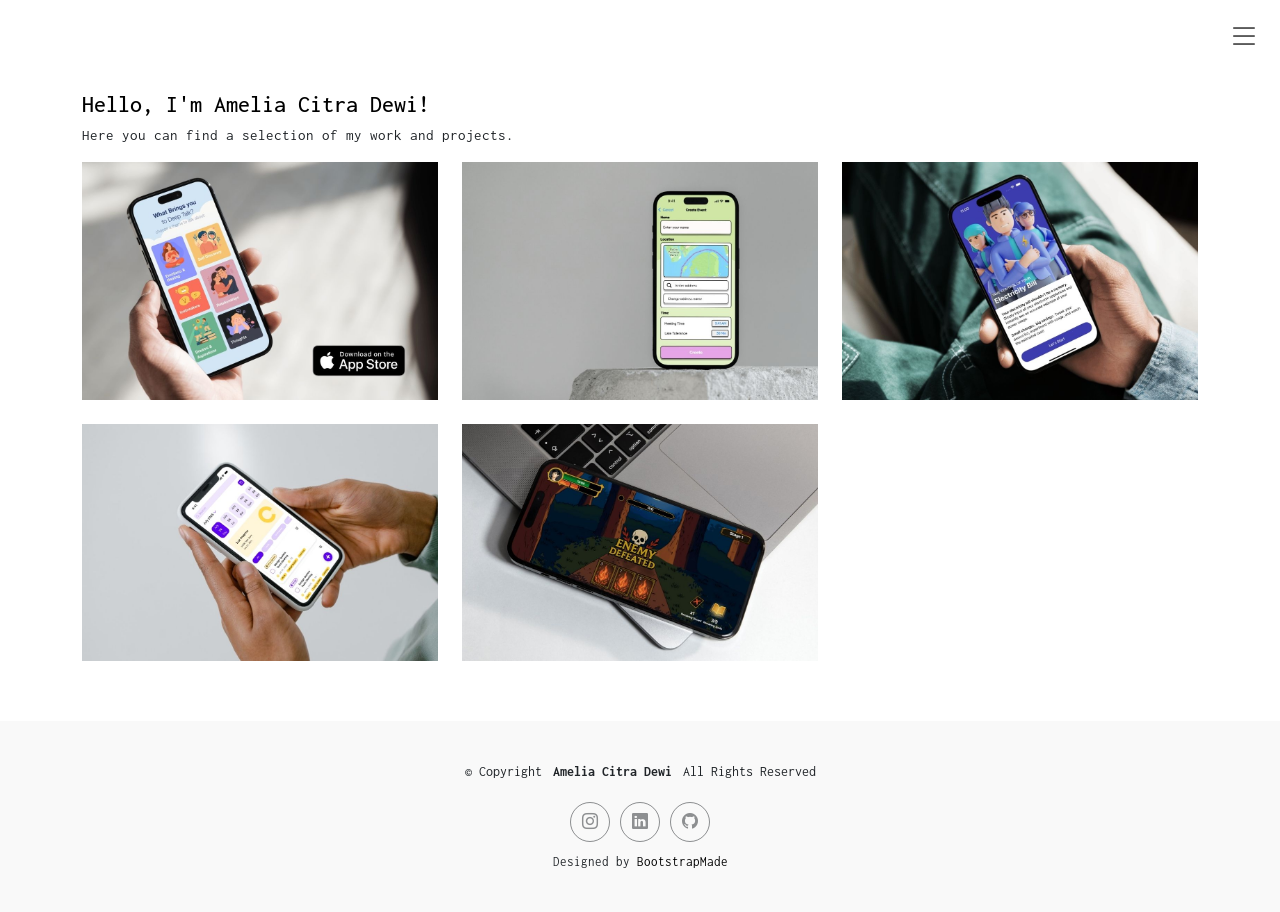
<file: index.html>
<!DOCTYPE html>
<html lang="en">

<head>
  <meta charset="utf-8">
  <meta content="width=device-width, initial-scale=1.0" name="viewport">
  <title>Amelia Citra Dewi</title>
  <meta name="description" content="">
  <meta name="keywords" content="">

  <!-- Favicons -->
  <link href="assets/img/favicon.png" rel="icon">
  <link href="assets/img/apple-touch-icon.png" rel="apple-touch-icon">

  <!-- Fonts -->
  <link href="https://fonts.googleapis.com" rel="preconnect">
  <link href="https://fonts.gstatic.com" rel="preconnect" crossorigin>
  <link href="https://fonts.googleapis.com/css2?family=Inconsolata:wght@200;300;400;500;600;700;800;900&display=swap" rel="stylesheet">

  <!-- Vendor CSS Files -->
  <link href="assets/vendor/bootstrap/css/bootstrap.min.css" rel="stylesheet">
  <link href="assets/vendor/bootstrap-icons/bootstrap-icons.css" rel="stylesheet">
  <link href="assets/vendor/aos/aos.css" rel="stylesheet">
  <link href="assets/vendor/glightbox/css/glightbox.min.css" rel="stylesheet">
  <link href="assets/vendor/swiper/swiper-bundle.min.css" rel="stylesheet">

  <!-- Main CSS File -->
  <link href="assets/css/main.css" rel="stylesheet">

  <!-- =======================================================
  * Template Name: MyPortfolio
  * Template URL: https://bootstrapmade.com/myportfolio-bootstrap-portfolio-website-template/
  * Updated: Aug 08 2024 with Bootstrap v5.3.3
  * Author: BootstrapMade.com
  * License: https://bootstrapmade.com/license/
  ======================================================== -->
</head>

<body class="index-page">

  <header id="header" class="header d-flex align-items-center sticky-top">
    <div class="container-fluid  position-relative d-flex align-items-center justify-content-between">

      <a href="index.html" class="logo d-flex align-items-center">
        <!-- Uncomment the line below if you also wish to use an image logo -->
        <!-- <img src="assets/img/logo.png" alt=""> -->
        <h1 class="sitename"></h1>
      </a>

      <nav id="navmenu" class="navmenu">
        <ul>
          <li><a href="index.html" class="active">Home</a></li>
          <li><a href="about.html">About</a></li>
          <!-- <li><a href="services.html">Services</a></li> -->
          <li><a href="portfolio.html">Portfolio</a></li>
          <!-- <li class="dropdown"><a href="#"><span>Dropdown</span> <i class="bi bi-chevron-down toggle-dropdown"></i></a>
            <ul>
              <li><a href="#">Dropdown 1</a></li>
              <li class="dropdown"><a href="#"><span>Deep Dropdown</span> <i class="bi bi-chevron-down toggle-dropdown"></i></a>
                <ul>
                  <li><a href="#">Deep Dropdown 1</a></li>
                  <li><a href="#">Deep Dropdown 2</a></li>
                  <li><a href="#">Deep Dropdown 3</a></li>
                  <li><a href="#">Deep Dropdown 4</a></li>
                  <li><a href="#">Deep Dropdown 5</a></li>
                </ul>
              </li>
              <li><a href="#">Dropdown 2</a></li>
              <li><a href="#">Dropdown 3</a></li>
              <li><a href="#">Dropdown 4</a></li>
            </ul>
          </li> -->
          <li><a href="contact.html">Contact</a></li>
        </ul>
        <i class="mobile-nav-toggle d-xl-none bi bi-list"></i>
      </nav>

    </div>
  </header>

  <main class="main">

    <!-- Portfolio Section -->
    <section id="portfolio" class="portfolio section">

      <div class="container">

        <div class="isotope-layout" data-default-filter="*" data-layout="masonry" data-sort="original-order">

          <div class="row align-items-center">
            <div class="col-lg-7 portfolio-info">
              <h3>Hello, I'm Amelia Citra Dewi!</h3>
              <p>Here you can find a selection of my work and projects.</p>
            </div>
            <div class="col-lg-5 text-center text-lg-end">
              <ul class="portfolio-filters isotope-filters" data-aos="fade-up" data-aos-delay="100">
                <!-- <li data-filter="*" class="filter-active">All</li>
                <li data-filter=".filter-app">App</li>
                <li data-filter=".filter-product">Product</li>
                <li data-filter=".filter-branding">Branding</li>
                <li data-filter=".filter-books">Books</li> -->
              </ul><!-- End Portfolio Filters -->
            </div>
          </div>

          <div class="row gy-4 isotope-container" data-aos="fade-up" data-aos-delay="200" style="position: relative; height: 1344px;">

            <div class="col-lg-4 col-md-6 portfolio-item isotope-item filter-app" style="position: absolute; left: 0px; top: 0px;">
              <div class="portfolio-content h-100">
                <img src="assets/img/portfolio/app-1.jpg" class="img-fluid" alt="">
                <div class="portfolio-info">
                  <h4>Deep Talk: Connect Deeper</h4>
                  <p>Deep Talk is a reflective card app created to spark meaningful conversations and build deeper human connections. Inspired by a warm evening where strangers bonded over a simple card-question game, this app’s purpose is to help people slow down, listen, and connect on a deeper level.</p>
                  <div>
                    <a href="assets/img/portfolio/app-1.jpg" title="Deep Talk: Connect Deeper" data-gallery="portfolio-gallery-app" class="glightbox preview-link"><i class="bi bi-zoom-in"></i></a>
                    <a href="deeptalk.html" title="More Details" class="details-link"><i class="bi bi-link-45deg"></i></a>
                  </div>
                </div>
              </div>
            </div><!-- End Portfolio Item -->

            <div class="col-lg-4 col-md-6 portfolio-item isotope-item filter-app" style="position: absolute; left: 440px; top: 336px;">
              <div class="portfolio-content h-100">
                <img src="assets/img/portfolio/app-2.jpg" class="img-fluid" alt="">
                <div class="portfolio-info">
                  <h4>TickaGo</h4>
                  <p>TickaGo is a social utility app designed to help groups arrive on time by tracking members’ attendance to shared events. The app allows users to create or join rooms, set event details, and track members’ arrival status in real time.</p>
                  <div>
                    <a href="assets/img/portfolio/app-2.jpg" title="TickaGo" data-gallery="portfolio-gallery-app" class="glightbox preview-link"><i class="bi bi-zoom-in"></i></a>
                    <a href="tickago.html" title="More Details" class="details-link"><i class="bi bi-link-45deg"></i></a>
                  </div>
                </div>
              </div>
            </div><!-- End Portfolio Item -->

            <div class="col-lg-4 col-md-6 portfolio-item isotope-item filter-app" style="position: absolute; left: 880px; top: 672px;">
              <div class="portfolio-content h-100">
                <img src="assets/img/portfolio/app-3.jpg" class="img-fluid" alt="">
                <div class="portfolio-info">
                  <h4>LiStrict</h4>
                  <p>LiStrict is an application designed to help residents of Rusun BPJS Kabil Batam (TB-2) estimate their monthly electricity bills more easily.</p>
                  <div>
                    <a href="assets/img/portfolio/app-3.jpg" title="LiStrict" data-gallery="portfolio-gallery-app" class="glightbox preview-link"><i class="bi bi-zoom-in"></i></a>
                    <a href="listrict.html" title="More Details" class="details-link"><i class="bi bi-link-45deg"></i></a>
                  </div>
                </div>
              </div>
            </div><!-- End Portfolio Item -->

            <div class="col-lg-4 col-md-6 portfolio-item isotope-item filter-books" style="position: absolute; left: 0px; top: 336px;">
              <div class="portfolio-content h-100">
                <img src="assets/img/portfolio/app-4.jpg" class="img-fluid" alt="">
                <div class="portfolio-info">
                  <h4>Trackta</h4>
                  <p>Trackta is a productivity application designed to help users organize their daily tasks, manage time effectively, and maintain consistency in achieving learning or work goals.</p>
                  <div>
                    <a href="assets/img/portfolio/app-4.jpg" title="Trackta" data-gallery="portfolio-gallery-book" class="glightbox preview-link"><i class="bi bi-zoom-in"></i></a>
                    <a href="trackta.html" title="More Details" class="details-link"><i class="bi bi-link-45deg"></i></a>
                  </div>
                </div>
              </div>
            </div><!-- End Portfolio Item -->

            <div class="col-lg-4 col-md-6 portfolio-item isotope-item filter-books" style="position: absolute; left: 440px; top: 672px;">
              <div class="portfolio-content h-100">
                <img src="assets/img/portfolio/app-5.jpg" class="img-fluid" alt="">
                <div class="portfolio-info">
                  <h4>Chain of Spells</h4>
                  <p>A game focuses on the narrative of an apprentice mage struggling to reach master level, defeat an evil wizard, and reclaim the magical tower's legacy.</p>
                  <div>
                    <a href="assets/img/portfolio/app-5.jpg" title="Chain of Spells" data-gallery="portfolio-gallery-book" class="glightbox preview-link"><i class="bi bi-zoom-in"></i></a>
                    <a href="chainofspells.html" title="More Details" class="details-link"><i class="bi bi-link-45deg"></i></a>
                  </div>
                </div>
              </div>
            </div><!-- End Portfolio Item -->

            <!-- <div class="col-lg-4 col-md-6 portfolio-item isotope-item filter-product" style="position: absolute; left: 440px; top: 0px;">
              <div class="portfolio-content h-100">
                <img src="assets/img/portfolio/product-1.jpg" class="img-fluid" alt="">
                <div class="portfolio-info">
                  <h4>Product 1</h4>
                  <p>Lorem ipsum</p>
                  <div>
                    <a href="assets/img/portfolio/product-1.jpg" title="Product 1" data-gallery="portfolio-gallery-product" class="glightbox preview-link"><i class="bi bi-zoom-in"></i></a>
                    <a href="deeptalk.html" title="More Details" class="details-link"><i class="bi bi-link-45deg"></i></a>
                  </div>
                </div>
              </div>
            </div>End Portfolio Item -->

            <!-- <div class="col-lg-4 col-md-6 portfolio-item isotope-item filter-branding" style="position: absolute; left: 880px; top: 0px;">
              <div class="portfolio-content h-100">
                <img src="assets/img/portfolio/branding-1.jpg" class="img-fluid" alt="">
                <div class="portfolio-info">
                  <h4>Branding 1</h4>
                  <p>Lorem ipsum</p>
                  <div>
                    <a href="assets/img/portfolio/branding-1.jpg" title="Branding 1" data-gallery="portfolio-gallery-branding" class="glightbox preview-link"><i class="bi bi-zoom-in"></i></a>
                    <a href="deeptalk.html" title="More Details" class="details-link"><i class="bi bi-link-45deg"></i></a>
                  </div>
                </div>
              </div>
            </div>End Portfolio Item -->

            <!-- <div class="col-lg-4 col-md-6 portfolio-item isotope-item filter-product" style="position: absolute; left: 880px; top: 336px;">
              <div class="portfolio-content h-100">
                <img src="assets/img/portfolio/product-2.jpg" class="img-fluid" alt="">
                <div class="portfolio-info">
                  <h4>Product 2</h4>
                  <p>Lorem ipsum</p>
                  <div>
                    <a href="assets/img/portfolio/product-2.jpg" title="Product 2" data-gallery="portfolio-gallery-product" class="glightbox preview-link"><i class="bi bi-zoom-in"></i></a>
                    <a href="deeptalk.html" title="More Details" class="details-link"><i class="bi bi-link-45deg"></i></a>
                  </div>
                </div>
              </div>
            </div>End Portfolio Item -->

            <!-- <div class="col-lg-4 col-md-6 portfolio-item isotope-item filter-branding" style="position: absolute; left: 0px; top: 672px;">
              <div class="portfolio-content h-100">
                <img src="assets/img/portfolio/branding-2.jpg" class="img-fluid" alt="">
                <div class="portfolio-info">
                  <h4>Branding 2</h4>
                  <p>Lorem ipsum</p>
                  <div>
                    <a href="assets/img/portfolio/branding-2.jpg" title="Branding 2" data-gallery="portfolio-gallery-branding" class="glightbox preview-link"><i class="bi bi-zoom-in"></i></a>
                    <a href="deeptalk.html" title="More Details" class="details-link"><i class="bi bi-link-45deg"></i></a>
                  </div>
                </div>
              </div>
            </div>End Portfolio Item -->
            
            <!-- <div class="col-lg-4 col-md-6 portfolio-item isotope-item filter-product" style="position: absolute; left: 0px; top: 1008px;">
              <div class="portfolio-content h-100">
                <img src="assets/img/portfolio/product-3.jpg" class="img-fluid" alt="">
                <div class="portfolio-info">
                  <h4>Product 3</h4>
                  <p>Lorem ipsum</p>
                  <div>
                    <a href="assets/img/portfolio/product-3.jpg" title="Product 3" data-gallery="portfolio-gallery-product" class="glightbox preview-link"><i class="bi bi-zoom-in"></i></a>
                    <a href="deeptalk.html" title="More Details" class="details-link"><i class="bi bi-link-45deg"></i></a>
                  </div>
                </div>
              </div>
            </div>End Portfolio Item -->

            <!-- <div class="col-lg-4 col-md-6 portfolio-item isotope-item filter-branding" style="position: absolute; left: 440px; top: 1008px;">
              <div class="portfolio-content h-100">
                <img src="assets/img/portfolio/branding-3.jpg" class="img-fluid" alt="">
                <div class="portfolio-info">
                  <h4>Branding 3</h4>
                  <p>Lorem ipsum</p>
                  <div>
                    <a href="assets/img/portfolio/branding-3.jpg" title="Branding 2" data-gallery="portfolio-gallery-branding" class="glightbox preview-link"><i class="bi bi-zoom-in"></i></a>
                    <a href="deeptalk.html" title="More Details" class="details-link"><i class="bi bi-link-45deg"></i></a>
                  </div>
                </div>
              </div>
            </div>End Portfolio Item -->

            <!-- <div class="col-lg-4 col-md-6 portfolio-item isotope-item filter-books" style="position: absolute; left: 880px; top: 1008px;">
              <div class="portfolio-content h-100">
                <img src="assets/img/portfolio/books-3.jpg" class="img-fluid" alt="">
                <div class="portfolio-info">
                  <h4>Books 3</h4>
                  <p>Lorem ipsum</p>
                  <div>
                    <a href="assets/img/portfolio/books-3.jpg" title="Branding 3" data-gallery="portfolio-gallery-book" class="glightbox preview-link"><i class="bi bi-zoom-in"></i></a>
                    <a href="deeptalk.html" title="More Details" class="details-link"><i class="bi bi-link-45deg"></i></a>
                  </div>
                </div>
              </div>
            </div>End Portfolio Item -->

          </div><!-- End Portfolio Container -->

        </div>

      </div>

    </section><!-- /Portfolio Section -->

  </main>

  <footer id="footer" class="footer light-background">

    <div class="container">
      <div class="copyright text-center ">
        <p>© <span>Copyright</span> <strong class="px-1 sitename">Amelia Citra Dewi</strong> <span>All Rights Reserved</span></p>
      </div>
      <div class="social-links d-flex justify-content-center">
        <!-- <a href=""><i class="bi bi-twitter-x"></i></a>
        <a href=""><i class="bi bi-facebook"></i></a> -->
        <a href="https://www.instagram.com/amelia.citra"><i class="bi bi-instagram"></i></a>
        <a href="https://www.linkedin.com/in/ameliacitradewi/"><i class="bi bi-linkedin"></i></a>
        <a href="https://github.com/ameliacitradewi"><i class="bi bi-github"></i></a>
      </div>
      <div class="credits">
        <!-- All the links in the footer should remain intact. -->
        <!-- You can delete the links only if you've purchased the pro version. -->
        <!-- Licensing information: https://bootstrapmade.com/license/ -->
        <!-- Purchase the pro version with working PHP/AJAX contact form: [buy-url] -->
        Designed by <a href="https://bootstrapmade.com/">BootstrapMade</a>
      </div>
    </div>

  </footer>

  <!-- Scroll Top -->
  <a href="#" id="scroll-top" class="scroll-top d-flex align-items-center justify-content-center"><i class="bi bi-arrow-up-short"></i></a>

  <!-- Preloader -->
  <div id="preloader"></div>

  <!-- Vendor JS Files -->
  <script src="assets/vendor/bootstrap/js/bootstrap.bundle.min.js"></script>
  <!-- <script src="assets/vendor/php-email-form/validate.js"></script> -->
  <script src="assets/vendor/aos/aos.js"></script>
  <script src="assets/vendor/glightbox/js/glightbox.min.js"></script>
  <script src="assets/vendor/imagesloaded/imagesloaded.pkgd.min.js"></script>
  <script src="assets/vendor/isotope-layout/isotope.pkgd.min.js"></script>
  <script src="assets/vendor/swiper/swiper-bundle.min.js"></script>

  <!-- Main JS File -->
  <script src="assets/js/main.js"></script>

</body>

</html>
</file>
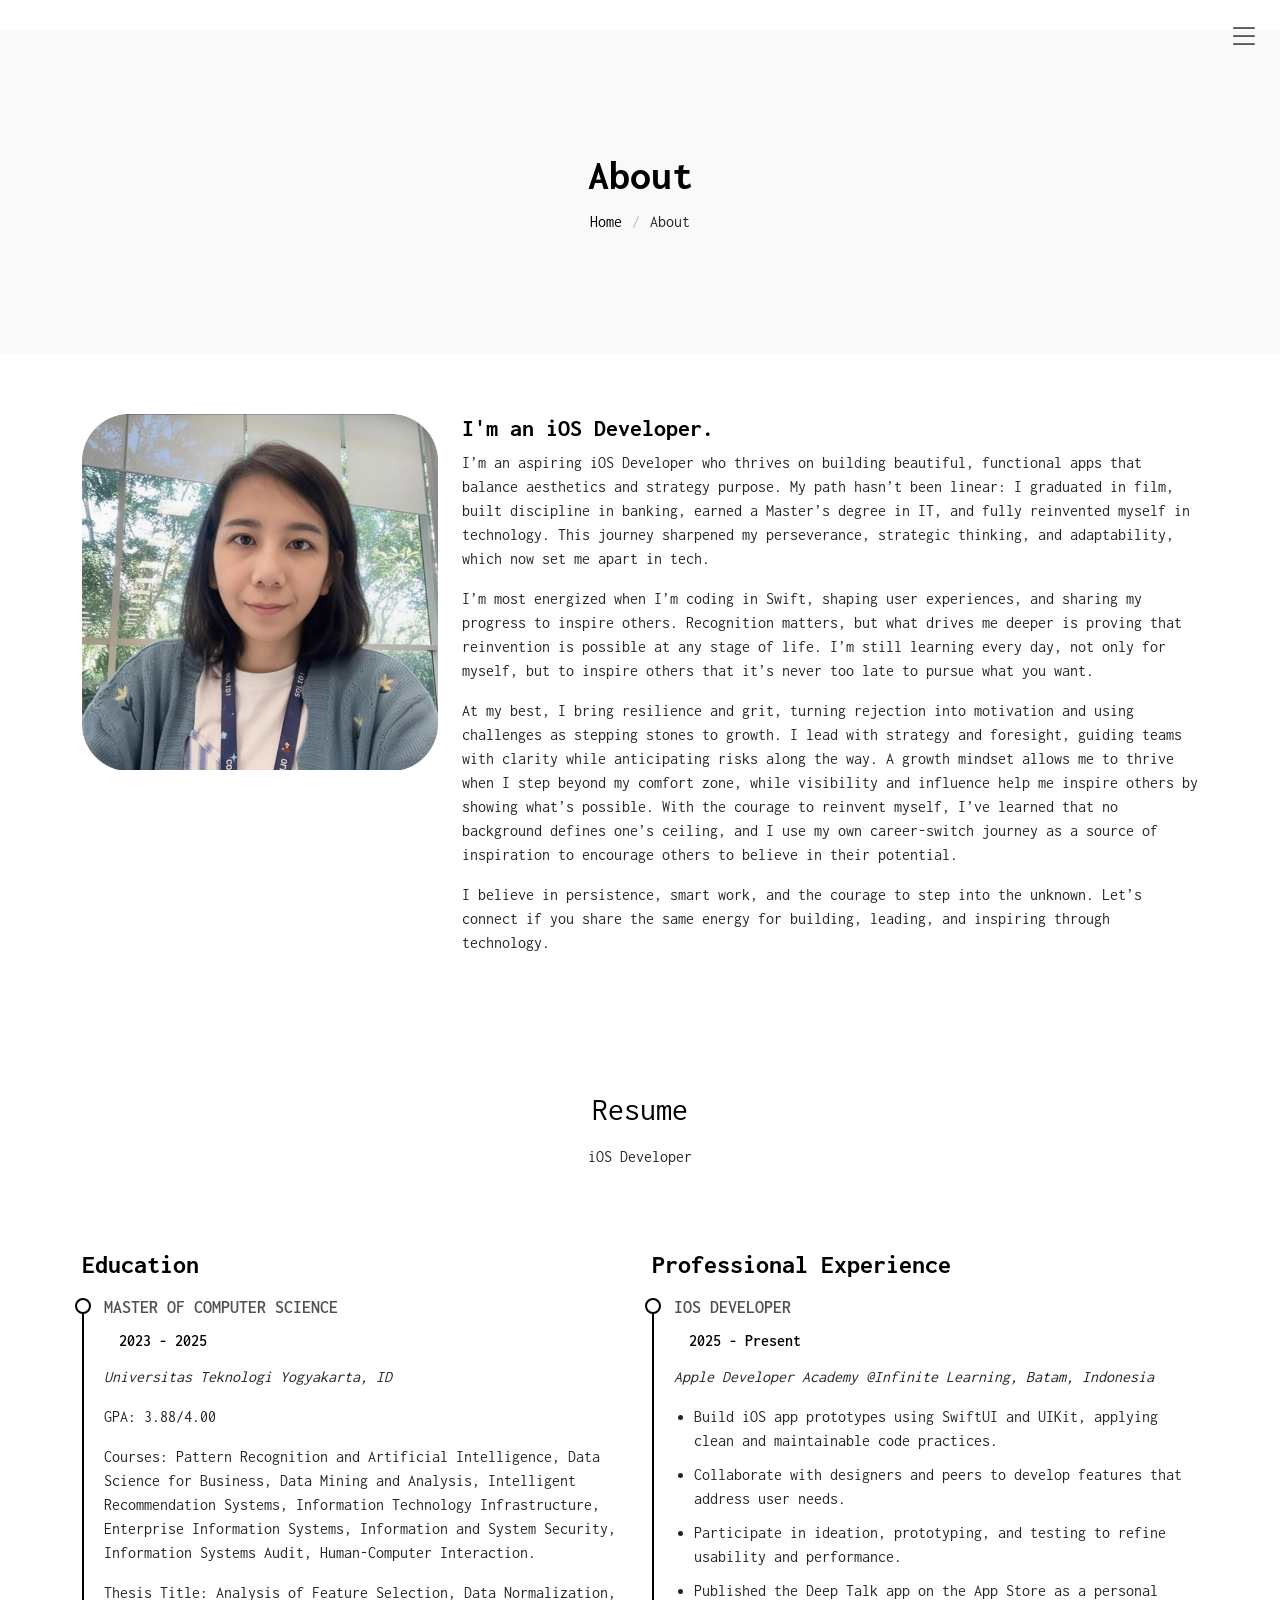
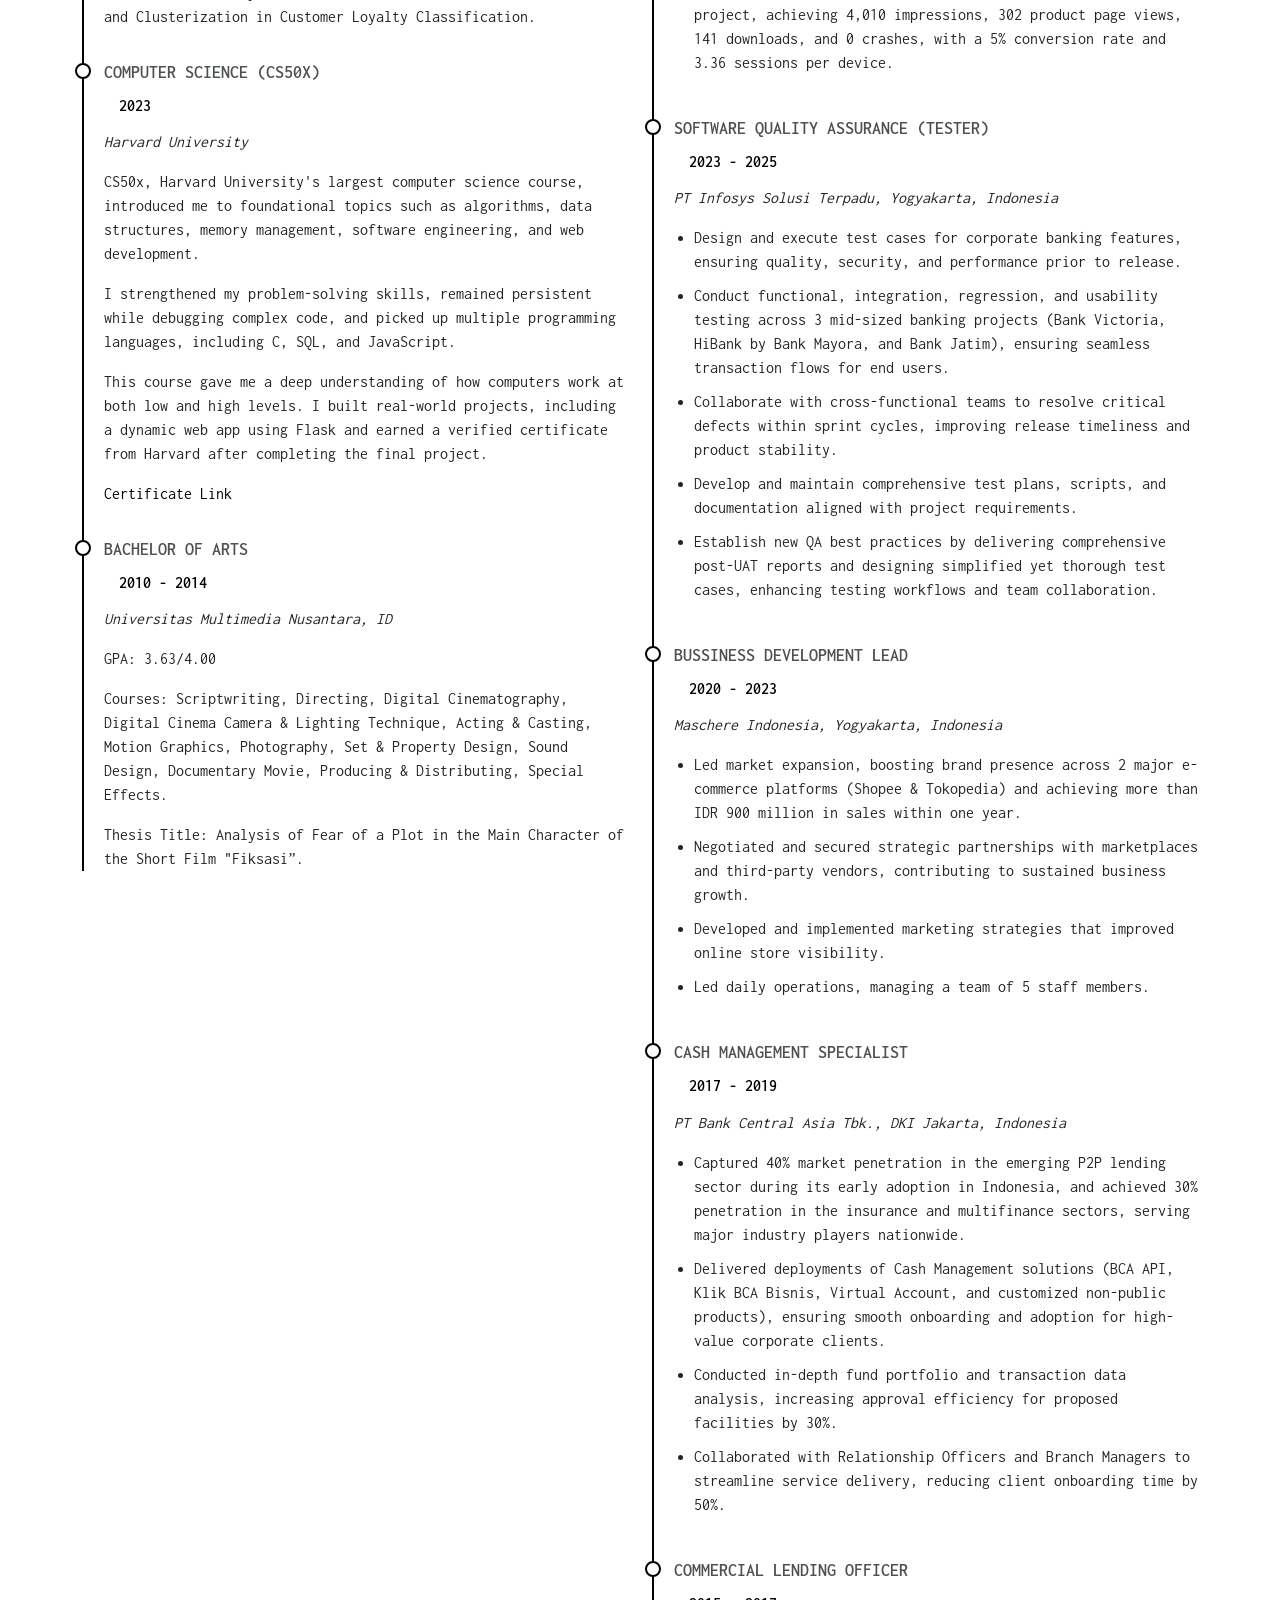
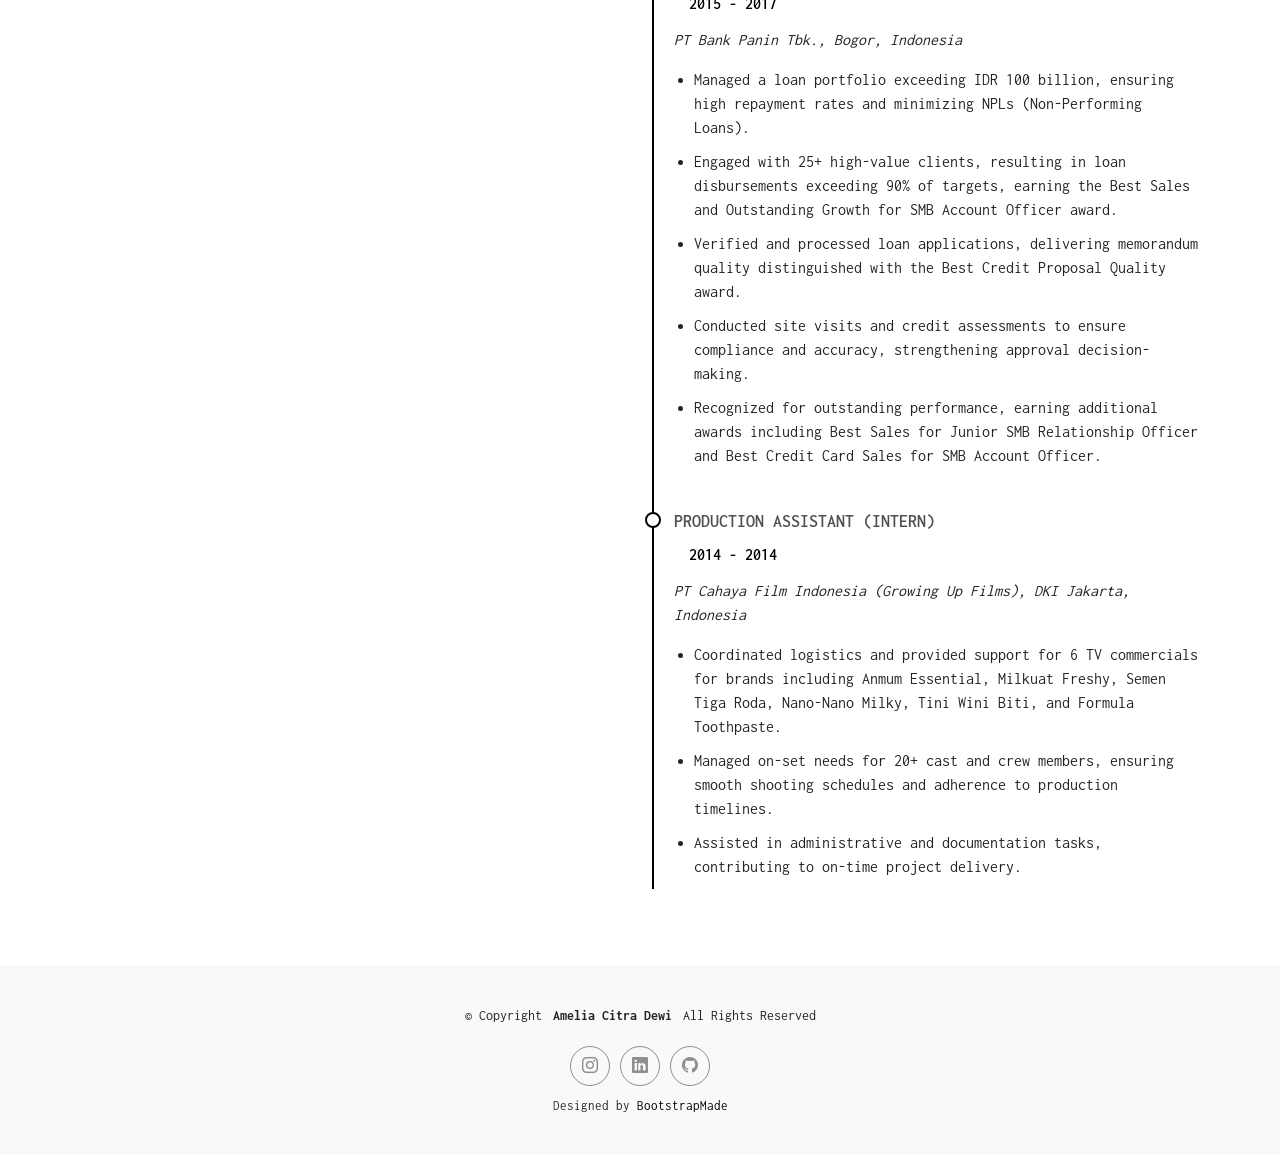
<file: about.html>
<!DOCTYPE html>
<html lang="en">

<head>
  <meta charset="utf-8">
  <meta content="width=device-width, initial-scale=1.0" name="viewport">
  <title>About</title>
  <meta name="description" content="">
  <meta name="keywords" content="">

  <!-- Favicons -->
  <link href="assets/img/favicon.png" rel="icon">
  <link href="assets/img/apple-touch-icon.png" rel="apple-touch-icon">

  <!-- Fonts -->
  <link href="https://fonts.googleapis.com" rel="preconnect">
  <link href="https://fonts.gstatic.com" rel="preconnect" crossorigin>
  <link href="https://fonts.googleapis.com/css2?family=Inconsolata:wght@200;300;400;500;600;700;800;900&display=swap" rel="stylesheet">

  <!-- Vendor CSS Files -->
  <link href="assets/vendor/bootstrap/css/bootstrap.min.css" rel="stylesheet">
  <link href="assets/vendor/bootstrap-icons/bootstrap-icons.css" rel="stylesheet">
  <link href="assets/vendor/aos/aos.css" rel="stylesheet">
  <link href="assets/vendor/glightbox/css/glightbox.min.css" rel="stylesheet">
  <link href="assets/vendor/swiper/swiper-bundle.min.css" rel="stylesheet">

  <!-- Main CSS File -->
  <link href="assets/css/main.css" rel="stylesheet">

  <!-- =======================================================
  * Template Name: MyPortfolio
  * Template URL: https://bootstrapmade.com/myportfolio-bootstrap-portfolio-website-template/
  * Updated: Aug 08 2024 with Bootstrap v5.3.3
  * Author: BootstrapMade.com
  * License: https://bootstrapmade.com/license/
  ======================================================== -->
</head>

<body class="about-page">

  <header id="header" class="header d-flex align-items-center sticky-top">
    <div class="container-fluid  position-relative d-flex align-items-center justify-content-between">

      <a href="index.html" class="logo d-flex align-items-center">
        <!-- Uncomment the line below if you also wish to use an image logo -->
        <!-- <img src="assets/img/logo.png" alt=""> -->
        <h1 class="sitename"></h1>
      </a>

      <nav id="navmenu" class="navmenu">
        <ul>
          <li><a href="index.html">Home</a></li>
          <li><a href="about.html" class="active">About</a></li>
          <!-- <li><a href="services.html">Services</a></li> -->
          <li><a href="portfolio.html">Portfolio</a></li>
          <!-- <li class="dropdown"><a href="#"><span>Dropdown</span> <i class="bi bi-chevron-down toggle-dropdown"></i></a>
            <ul>
              <li><a href="#">Dropdown 1</a></li>
              <li class="dropdown"><a href="#"><span>Deep Dropdown</span> <i class="bi bi-chevron-down toggle-dropdown"></i></a>
                <ul>
                  <li><a href="#">Deep Dropdown 1</a></li>
                  <li><a href="#">Deep Dropdown 2</a></li>
                  <li><a href="#">Deep Dropdown 3</a></li>
                  <li><a href="#">Deep Dropdown 4</a></li>
                  <li><a href="#">Deep Dropdown 5</a></li>
                </ul>
              </li>
              <li><a href="#">Dropdown 2</a></li>
              <li><a href="#">Dropdown 3</a></li>
              <li><a href="#">Dropdown 4</a></li>
            </ul>
          </li> -->
          <li><a href="contact.html">Contact</a></li>
        </ul>
        <i class="mobile-nav-toggle d-xl-none bi bi-list"></i>
      </nav>

    </div>
  </header>

  <main class="main">

    <!-- Page Title -->
    <div class="page-title light-background">
      <div class="container">
        <h1>About</h1>
        <nav class="breadcrumbs">
          <ol>
            <li><a href="index.html">Home</a></li>
            <li class="current">About</li>
          </ol>
        </nav>
      </div>
    </div><!-- End Page Title -->

    <!-- About Section -->
    <section id="about" class="about section">

      <div class="container" data-aos="fade-up" data-aos-delay="100">

        <div class="row gy-4 justify-content-center">
          <div class="col-lg-4">
            <img src="assets/img/profile-img.jpg" class="img-fluid" alt="">
          </div>
          <div class="col-lg-8 content">
            <h2>I'm an iOS Developer.</h2>
            <p>I’m an aspiring iOS Developer who thrives on building beautiful, functional apps that balance aesthetics and strategy purpose. My path hasn’t been linear: I graduated in film, built discipline in banking, earned a Master’s degree in IT, and fully reinvented myself in technology. This journey sharpened my perseverance, strategic thinking, and adaptability, which now set me apart in tech.</p>
            <p>I’m most energized when I’m coding in Swift, shaping user experiences, and sharing my progress to inspire others. Recognition matters, but what drives me deeper is proving that reinvention is possible at any stage of life. I’m still learning every day, not only for myself, but to inspire others that it’s never too late to pursue what you want.</p>
            <p>At my best, I bring resilience and grit, turning rejection into motivation and using challenges as stepping stones to growth. I lead with strategy and foresight, guiding teams with clarity while anticipating risks along the way. A growth mindset allows me to thrive when I step beyond my comfort zone, while visibility and influence help me inspire others by showing what’s possible. With the courage to reinvent myself, I’ve learned that no background defines one’s ceiling, and I use my own career-switch journey as a source of inspiration to encourage others to believe in their potential.</p>
            <p>I believe in persistence, smart work, and the courage to step into the unknown. Let’s connect if you share the same energy for building, leading, and inspiring through technology.</p>
            <!-- <p class="fst-italic py-3">
              Lorem ipsum dolor sit amet, consectetur adipiscing elit, sed do eiusmod tempor incididunt ut labore et dolore
              magna aliqua.
            </p> -->
            <!-- <div class="row">
              <div class="col-lg-6">
                <ul>
                  <li><i class="bi bi-chevron-right"></i> <strong>Birthday:</strong> <span>1 May 1995</span></li>
                  <li><i class="bi bi-chevron-right"></i> <strong>Website:</strong> <span>www.example.com</span></li>
                  <li><i class="bi bi-chevron-right"></i> <strong>Phone:</strong> <span>+123 456 7890</span></li>
                  <li><i class="bi bi-chevron-right"></i> <strong>City:</strong> <span>New York, USA</span></li>
                </ul>
              </div>
              <div class="col-lg-6">
                <ul>
                  <li><i class="bi bi-chevron-right"></i> <strong>Age:</strong> <span>30</span></li>
                  <li><i class="bi bi-chevron-right"></i> <strong>Degree:</strong> <span>Master</span></li>
                  <li><i class="bi bi-chevron-right"></i> <strong>Email:</strong> <span>email@example.com</span></li>
                  <li><i class="bi bi-chevron-right"></i> <strong>Freelance:</strong> <span>Available</span></li>
                </ul>
              </div>
            </div> -->
          </div>
        </div>

      </div>

    </section><!-- /About Section -->

    <!-- Resume Section -->
    <section id="resume" class="resume section">

      <!-- Section Title -->
      <div class="container section-title" data-aos="fade-up">
        <h2>Resume</h2>
        <p>iOS Developer</p>
      </div><!-- End Section Title -->

      <div class="container">

        <div class="row">

          <div class="col-lg-6" data-aos="fade-up" data-aos-delay="100">
            <h3 class="resume-title">Education</h3>
            <div class="resume-item">
              <h4>Master of Computer Science</h4>
              <h5>2023 - 2025</h5>
              <p><em>Universitas Teknologi Yogyakarta, ID</em></p>
              <p>GPA: 3.88/4.00</p>
              <p>Courses: Pattern Recognition and Artificial Intelligence, Data Science for Business, Data Mining and Analysis, Intelligent Recommendation Systems, Information Technology Infrastructure, Enterprise Information Systems, Information and System Security, Information Systems Audit, Human-Computer Interaction.</p>
              <p>Thesis Title: Analysis of Feature Selection, Data Normalization, and Clusterization in Customer Loyalty Classification.</p>
            </div><!-- Edn Resume Item -->

            <div class="resume-item">
              <h4>Computer Science (CS50x)</h4>
              <h5>2023</h5>
              <p><em>Harvard University</em></p>
              <p>CS50x, Harvard University's largest computer science course, introduced me to foundational topics such as algorithms, data structures, memory management, software engineering, and web development.</p>
              <p> I strengthened my problem-solving skills, remained persistent while debugging complex code, and picked up multiple programming languages, including C, SQL, and JavaScript.</p> 
              <p>This course gave me a deep understanding of how computers work at both low and high levels. I built real-world projects, including a dynamic web app using Flask and earned a verified certificate from Harvard after completing the final project.</p>
              <p><a href="https://cs50.harvard.edu/certificates/5b627e34-f74b-462f-8379-e321958becd0" target="_blank">Certificate Link</a></p>
            </div><!-- Edn Resume Item -->

            <div class="resume-item">
              <h4>Bachelor of Arts</h4>
              <h5>2010 - 2014</h5>
              <p><em>Universitas Multimedia Nusantara, ID</em></p>
              <p>GPA: 3.63/4.00</p>
              <p>Courses: Scriptwriting, Directing, Digital Cinematography, Digital Cinema Camera & Lighting Technique, Acting & Casting, Motion Graphics, Photography, Set & Property Design, Sound Design, Documentary Movie, Producing & Distributing, Special Effects.</p>
              <p>Thesis Title: Analysis of Fear of a Plot in the Main Character of the Short Film "Fiksasi”.</p>
            </div><!-- Edn Resume Item -->

            <!-- <h3 class="resume-title">Awards</h3>
            <div class="resume-item pb-0">
              <h4>Amelia Citra Dewi</h4>
              <p><em>iOS Developer with a unique journey from film and banking to IT, bringing resilience, strategic thinking, and adaptability into tech.</em></p>
              <ul>
                <li>Coordinated logistics and provided support for 6 TV commercials for brands including Anmum Essential, Milkuat Freshy, Semen Tiga Roda, Nano-Nano Milky, Tini Wini Biti, and Formula Toothpaste.</li>
                <li>Managed on-set needs for 20+ cast and crew members, ensuring smooth shooting schedules and adherence to production timelines.</li>
                <li>Assisted in administrative and documentation tasks, contributing to on-time project delivery.</li>
              </ul>
            </div> -->

          </div>

          <div class="col-lg-6" data-aos="fade-up" data-aos-delay="200">
            <h3 class="resume-title">Professional Experience</h3>
            <div class="resume-item">
              <h4>iOS Developer</h4>
              <h5>2025 - Present</h5>
              <p><em>Apple Developer Academy @Infinite Learning, Batam, Indonesia </em></p>
              <ul>
                <li>Build iOS app prototypes using SwiftUI and UIKit, applying clean and maintainable code practices.</li>
                <li>Collaborate with designers and peers to develop features that address user needs.</li>
                <li>Participate in ideation, prototyping, and testing to refine usability and performance.</li>
                <li>Published the Deep Talk app on the App Store as a personal project, achieving 4,010 impressions, 302 product page views, 141 downloads, and 0 crashes, with a 5% conversion rate and 3.36 sessions per device.</li>
              </ul>
            </div><!-- Edn Resume Item -->

            <div class="resume-item">
              <h4>Software Quality Assurance (Tester)</h4>
              <h5>2023 - 2025</h5>
              <p><em>PT Infosys Solusi Terpadu, Yogyakarta, Indonesia</em></p>
              <ul>
                <li>Design and execute test cases for corporate banking features, ensuring quality, security, and performance prior to release.</li>
                <li>Conduct functional, integration, regression, and usability testing across 3 mid-sized banking projects (Bank Victoria, HiBank by Bank Mayora, and Bank Jatim), ensuring seamless transaction flows for end users.</li>
                <li>Collaborate with cross-functional teams to resolve critical defects within sprint cycles, improving release timeliness and product stability.</li>
                <li>Develop and maintain comprehensive test plans, scripts, and documentation aligned with project requirements.</li>
                <li>Establish new QA best practices by delivering comprehensive post-UAT reports and designing simplified yet thorough test cases, enhancing testing workflows and team collaboration.</li>
              </ul>
            </div><!-- Edn Resume Item -->

            <div class="resume-item">
              <h4>Bussiness Development Lead</h4>
              <h5>2020 - 2023</h5>
              <p><em>Maschere Indonesia, Yogyakarta, Indonesia</em></p>
              <ul>
                <li>Led market expansion, boosting brand presence across 2 major e-commerce platforms (Shopee & Tokopedia) and achieving more than IDR 900 million in sales within one year.</li>
                <li>Negotiated and secured strategic partnerships with marketplaces and third-party vendors, contributing to sustained business growth.</li>
                <li>Developed and implemented marketing strategies that improved online store visibility.</li>
                <li>Led daily operations, managing a team of 5 staff members.</li>
              </ul>
            </div><!-- Edn Resume Item -->

            <div class="resume-item">
              <h4>Cash Management Specialist</h4>
              <h5>2017 - 2019</h5>
              <p><em>PT Bank Central Asia Tbk., DKI Jakarta, Indonesia</em></p>
              <ul>
                <li>Captured 40% market penetration in the emerging P2P lending sector during its early adoption in Indonesia, and achieved 30% penetration in the insurance and multifinance sectors, serving major industry players nationwide.</li>
                <li>Delivered deployments of Cash Management solutions (BCA API, Klik BCA Bisnis, Virtual Account, and customized non-public products), ensuring smooth onboarding and adoption for high-value corporate clients.</li>
                <li>Conducted in-depth fund portfolio and transaction data analysis, increasing approval efficiency for proposed facilities by 30%.</li>
                <li>Collaborated with Relationship Officers and Branch Managers to streamline service delivery, reducing client onboarding time by 50%.</li>
              </ul>
            </div><!-- Edn Resume Item -->

            <div class="resume-item">
              <h4>Commercial Lending Officer</h4>
              <h5>2015 - 2017</h5>
              <p><em>PT Bank Panin Tbk., Bogor, Indonesia</em></p>
              <ul>
                <li>Managed a loan portfolio exceeding IDR 100 billion, ensuring high repayment rates and minimizing NPLs (Non-Performing Loans).</li>
                <li>Engaged with 25+ high-value clients, resulting in loan disbursements exceeding 90% of targets, earning the Best Sales and Outstanding Growth for SMB Account Officer award.</li>
                <li>Verified and processed loan applications, delivering memorandum quality distinguished with the Best Credit Proposal Quality award.</li>
                <li>Conducted site visits and credit assessments to ensure compliance and accuracy, strengthening approval decision-making.</li>
                <li>Recognized for outstanding performance, earning additional awards including Best Sales for Junior SMB Relationship Officer and Best Credit Card Sales for SMB Account Officer.</li>
              </ul>
            </div><!-- Edn Resume Item -->

            <div class="resume-item">
              <h4>Production Assistant (Intern)</h4>
              <h5>2014 - 2014</h5>
              <p><em>PT Cahaya Film Indonesia (Growing Up Films), DKI Jakarta, Indonesia</em></p>
              <ul>
                <li>Coordinated logistics and provided support for 6 TV commercials for brands including Anmum Essential, Milkuat Freshy, Semen Tiga Roda, Nano-Nano Milky, Tini Wini Biti, and Formula Toothpaste.</li>
                <li>Managed on-set needs for 20+ cast and crew members, ensuring smooth shooting schedules and adherence to production timelines.</li>
                <li>Assisted in administrative and documentation tasks, contributing to on-time project delivery.</li>
              </ul>
            </div><!-- Edn Resume Item -->

          </div>

        </div>

      </div>

    </section><!-- /Resume Section -->

  </main>

  <footer id="footer" class="footer light-background">

    <div class="container">
      <div class="copyright text-center ">
        <p>© <span>Copyright</span> <strong class="px-1 sitename">Amelia Citra Dewi</strong> <span>All Rights Reserved</span></p>
      </div>
      <div class="social-links d-flex justify-content-center">
        <!-- <a href=""><i class="bi bi-twitter-x"></i></a>
        <a href=""><i class="bi bi-facebook"></i></a> -->
        <a href="https://www.instagram.com/amelia.citra"><i class="bi bi-instagram"></i></a>
        <a href="https://www.linkedin.com/in/ameliacitradewi/"><i class="bi bi-linkedin"></i></a>
        <a href="https://github.com/ameliacitradewi"><i class="bi bi-github"></i></a>
      </div>
      <div class="credits">
        <!-- All the links in the footer should remain intact. -->
        <!-- You can delete the links only if you've purchased the pro version. -->
        <!-- Licensing information: https://bootstrapmade.com/license/ -->
        <!-- Purchase the pro version with working PHP/AJAX contact form: [buy-url] -->
        Designed by <a href="https://bootstrapmade.com/">BootstrapMade</a>
      </div>
    </div>

  </footer>

  <!-- Scroll Top -->
  <a href="#" id="scroll-top" class="scroll-top d-flex align-items-center justify-content-center"><i class="bi bi-arrow-up-short"></i></a>

  <!-- Preloader -->
  <div id="preloader"></div>

  <!-- Vendor JS Files -->
  <script src="assets/vendor/bootstrap/js/bootstrap.bundle.min.js"></script>
  <!-- <script src="assets/vendor/php-email-form/validate.js"></script> -->
  <script src="assets/vendor/aos/aos.js"></script>
  <script src="assets/vendor/glightbox/js/glightbox.min.js"></script>
  <script src="assets/vendor/imagesloaded/imagesloaded.pkgd.min.js"></script>
  <script src="assets/vendor/isotope-layout/isotope.pkgd.min.js"></script>
  <script src="assets/vendor/swiper/swiper-bundle.min.js"></script>

  <!-- Main JS File -->
  <script src="assets/js/main.js"></script>

</body>

</html>
</file>
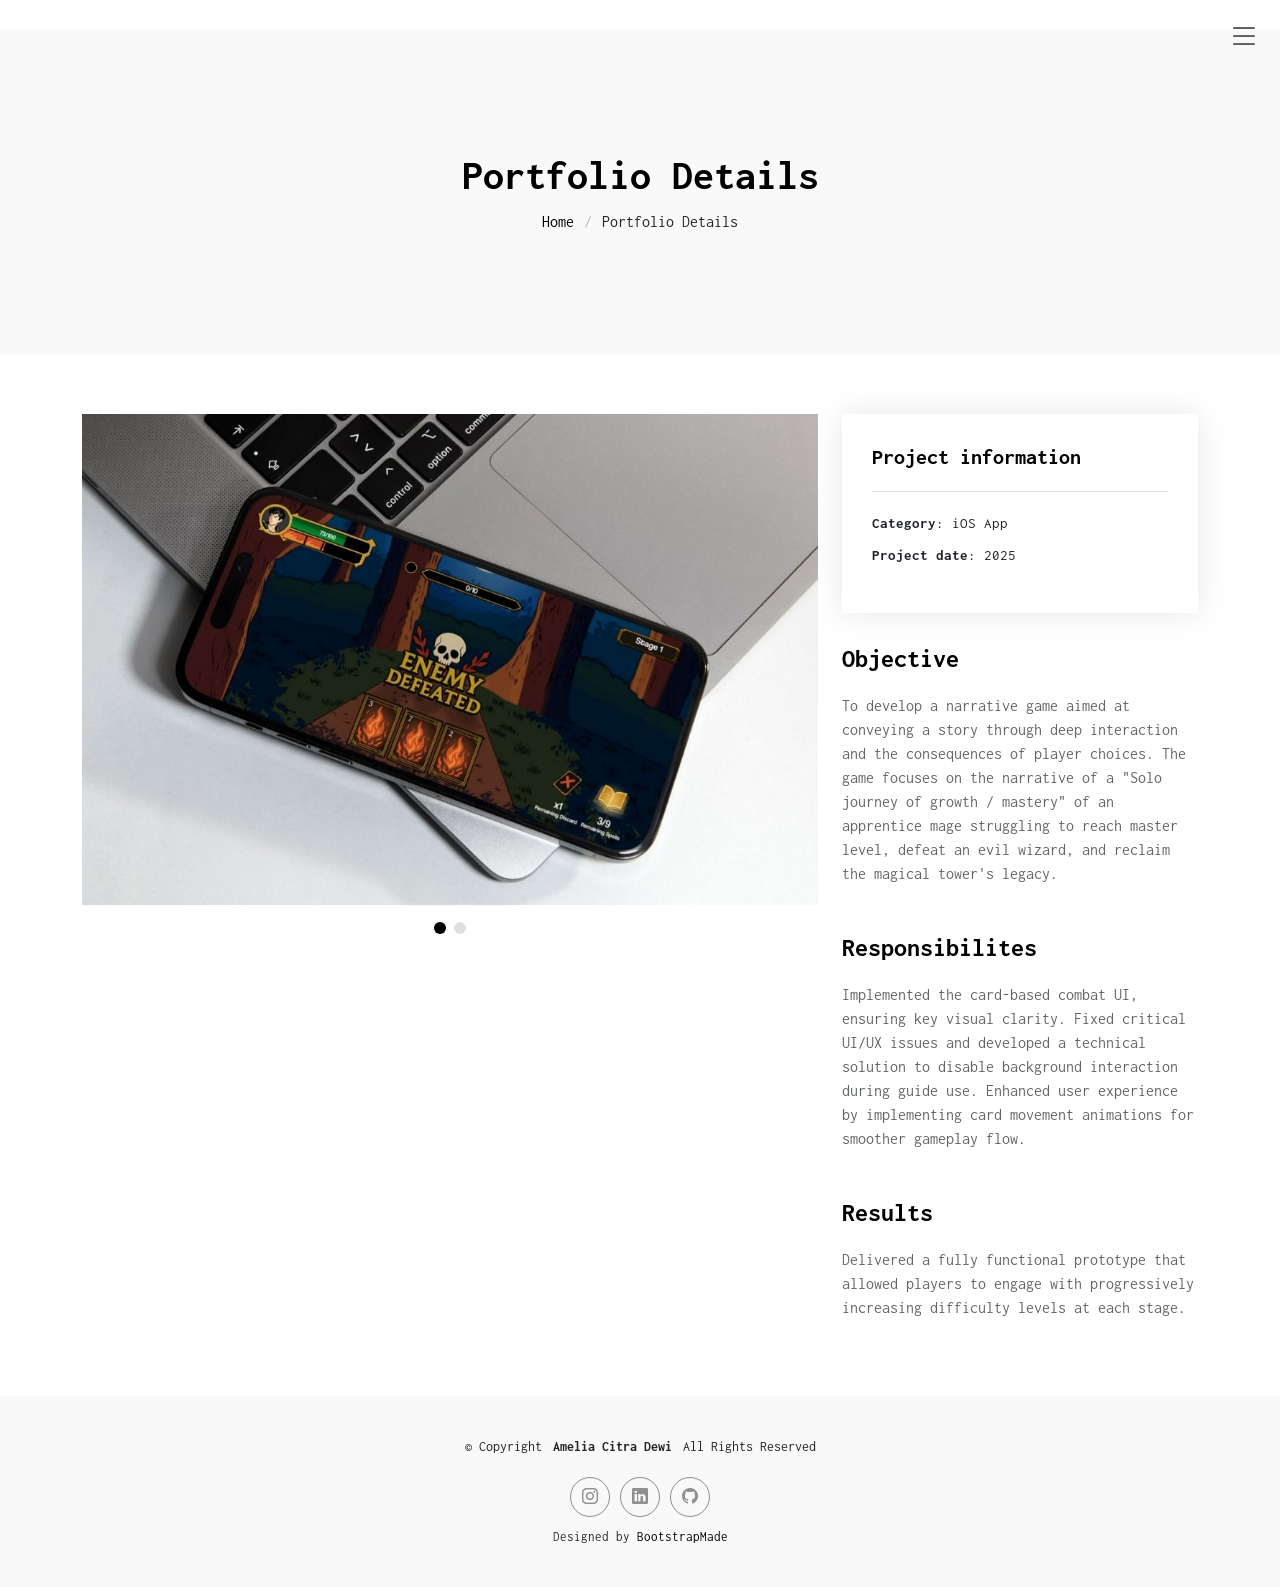
<file: chainofspells.html>
<!DOCTYPE html>
<html lang="en">

<head>
  <meta charset="utf-8">
  <meta content="width=device-width, initial-scale=1.0" name="viewport">
  <title>Portfolio Details</title>
  <meta name="description" content="">
  <meta name="keywords" content="">

  <!-- Favicons -->
  <link href="assets/img/favicon.png" rel="icon">
  <link href="assets/img/apple-touch-icon.png" rel="apple-touch-icon">

  <!-- Fonts -->
  <link href="https://fonts.googleapis.com" rel="preconnect">
  <link href="https://fonts.gstatic.com" rel="preconnect" crossorigin>
  <link href="https://fonts.googleapis.com/css2?family=Inconsolata:wght@200;300;400;500;600;700;800;900&display=swap" rel="stylesheet">

  <!-- Vendor CSS Files -->
  <link href="assets/vendor/bootstrap/css/bootstrap.min.css" rel="stylesheet">
  <link href="assets/vendor/bootstrap-icons/bootstrap-icons.css" rel="stylesheet">
  <link href="assets/vendor/aos/aos.css" rel="stylesheet">
  <link href="assets/vendor/glightbox/css/glightbox.min.css" rel="stylesheet">
  <link href="assets/vendor/swiper/swiper-bundle.min.css" rel="stylesheet">

  <!-- Main CSS File -->
  <link href="assets/css/main.css" rel="stylesheet">

  <!-- =======================================================
  * Template Name: MyPortfolio
  * Template URL: https://bootstrapmade.com/myportfolio-bootstrap-portfolio-website-template/
  * Updated: Aug 08 2024 with Bootstrap v5.3.3
  * Author: BootstrapMade.com
  * License: https://bootstrapmade.com/license/
  ======================================================== -->
</head>

<body class="portfolio-details-page">

  <header id="header" class="header d-flex align-items-center sticky-top">
    <div class="container-fluid  position-relative d-flex align-items-center justify-content-between">

      <a href="index.html" class="logo d-flex align-items-center">
        <!-- Uncomment the line below if you also wish to use an image logo -->
        <!-- <img src="assets/img/logo.png" alt=""> -->
        <h1 class="sitename"></h1>
      </a>

      <nav id="navmenu" class="navmenu">
        <ul>
          <li><a href="index.html">Home</a></li>
          <li><a href="about.html">About</a></li>
          <!-- <li><a href="services.html">Services</a></li> -->
          <li><a href="portfolio.html">Portfolio</a></li>
          <!-- <li class="dropdown"><a href="#"><span>Dropdown</span> <i class="bi bi-chevron-down toggle-dropdown"></i></a>
            <ul>
              <li><a href="#">Dropdown 1</a></li>
              <li class="dropdown"><a href="#"><span>Deep Dropdown</span> <i class="bi bi-chevron-down toggle-dropdown"></i></a>
                <ul>
                  <li><a href="#">Deep Dropdown 1</a></li>
                  <li><a href="#">Deep Dropdown 2</a></li>
                  <li><a href="#">Deep Dropdown 3</a></li>
                  <li><a href="#">Deep Dropdown 4</a></li>
                  <li><a href="#">Deep Dropdown 5</a></li>
                </ul>
              </li>
              <li><a href="#">Dropdown 2</a></li>
              <li><a href="#">Dropdown 3</a></li>
              <li><a href="#">Dropdown 4</a></li>
            </ul> -->
          </li>
          <li><a href="contact.html">Contact</a></li>
        </ul>
        <i class="mobile-nav-toggle d-xl-none bi bi-list"></i>
      </nav>

    </div>
  </header>

  <main class="main">

    <!-- Page Title -->
    <div class="page-title light-background">
      <div class="container">
        <h1>Portfolio Details</h1>
        <nav class="breadcrumbs">
          <ol>
            <li><a href="index.html">Home</a></li>
            <li class="current">Portfolio Details</li>
          </ol>
        </nav>
      </div>
    </div><!-- End Page Title -->

    <!-- Portfolio Details Section -->
    <section id="portfolio-details" class="portfolio-details section">

      <div class="container" data-aos="fade-up" data-aos-delay="100">

        <div class="row gy-4">

          <div class="col-lg-8">
            <div class="portfolio-details-slider swiper init-swiper">

              <script type="application/json" class="swiper-config">
                {
                  "loop": true,
                  "speed": 600,
                  "autoplay": {
                    "delay": 5000
                  },
                  "slidesPerView": "auto",
                  "pagination": {
                    "el": ".swiper-pagination",
                    "type": "bullets",
                    "clickable": true
                  }
                }
              </script>

              <div class="swiper-wrapper align-items-center">

                <div class="swiper-slide">
                  <img src="assets/img/portfolio/app-5.jpg" alt="">
                </div>

                <div class="swiper-slide">
                  <img src="assets/img/portfolio/app-5a.jpg" alt="">
                </div>

                <!-- <div class="swiper-slide">
                  <img src="assets/img/portfolio/app-1b.jpg" alt="">
                </div> -->

              </div>
              <div class="swiper-pagination"></div>
            </div>
          </div>

          <div class="col-lg-4">
            <div class="portfolio-info" data-aos="fade-up" data-aos-delay="200">
              <h3>Project information</h3>
              <ul>
                <li><strong>Category</strong>: iOS App</li>
                <!-- <li><strong>Client</strong>: ASU Company</li> -->
                <li><strong>Project date</strong>: 2025</li>
                <!-- <li><strong>Project URL</strong>: <a href="https://ameliacitradewi.com/deeptalk-app/">Link</a></li> -->
              </ul>
            </div>
            <div class="portfolio-description" data-aos="fade-up" data-aos-delay="300">
              <h2>Objective</h2>
              <p>
                To develop a narrative game aimed at conveying a story through deep interaction and the consequences of player choices. The game focuses on the narrative of a "Solo journey of growth / mastery" of an apprentice mage struggling to reach master level, defeat an evil wizard, and reclaim the magical tower's legacy.
              </p>
            </div>
            <div class="portfolio-description" data-aos="fade-up" data-aos-delay="300">
              <h2>Responsibilites</h2>
              <p>
                Implemented the card-based combat UI, ensuring key visual clarity. Fixed critical UI/UX issues and developed a technical solution to disable background interaction during guide use. Enhanced user experience by implementing card movement animations for smoother gameplay flow.
              </p>
            </div>
            <div class="portfolio-description" data-aos="fade-up" data-aos-delay="300">
              <h2>Results</h2>
              <p>Delivered a fully functional prototype that allowed players to engage with progressively increasing difficulty levels at each stage.</p>
            </div>
          </div>

        </div>

      </div>

    </section><!-- /Portfolio Details Section -->

  </main>

  <footer id="footer" class="footer light-background">

    <div class="container">
      <div class="copyright text-center ">
        <p>© <span>Copyright</span> <strong class="px-1 sitename">Amelia Citra Dewi</strong> <span>All Rights Reserved</span></p>
      </div>
      <div class="social-links d-flex justify-content-center">
        <!-- <a href=""><i class="bi bi-twitter-x"></i></a>
        <a href=""><i class="bi bi-facebook"></i></a> -->
        <a href="https://www.instagram.com/amelia.citra"><i class="bi bi-instagram"></i></a>
        <a href="https://www.linkedin.com/in/ameliacitradewi/"><i class="bi bi-linkedin"></i></a>
        <a href="https://github.com/ameliacitradewi"><i class="bi bi-github"></i></a>
      </div>
      <div class="credits">
        <!-- All the links in the footer should remain intact. -->
        <!-- You can delete the links only if you've purchased the pro version. -->
        <!-- Licensing information: https://bootstrapmade.com/license/ -->
        <!-- Purchase the pro version with working PHP/AJAX contact form: [buy-url] -->
        Designed by <a href="https://bootstrapmade.com/">BootstrapMade</a>
      </div>
    </div>

  </footer>

  <!-- Scroll Top -->
  <a href="#" id="scroll-top" class="scroll-top d-flex align-items-center justify-content-center"><i class="bi bi-arrow-up-short"></i></a>

  <!-- Preloader -->
  <div id="preloader"></div>

  <!-- Vendor JS Files -->
  <script src="assets/vendor/bootstrap/js/bootstrap.bundle.min.js"></script>
  <!-- <script src="assets/vendor/php-email-form/validate.js"></script> -->
  <script src="assets/vendor/aos/aos.js"></script>
  <script src="assets/vendor/glightbox/js/glightbox.min.js"></script>
  <script src="assets/vendor/imagesloaded/imagesloaded.pkgd.min.js"></script>
  <script src="assets/vendor/isotope-layout/isotope.pkgd.min.js"></script>
  <script src="assets/vendor/swiper/swiper-bundle.min.js"></script>

  <!-- Main JS File -->
  <script src="assets/js/main.js"></script>

</body>

</html>
</file>
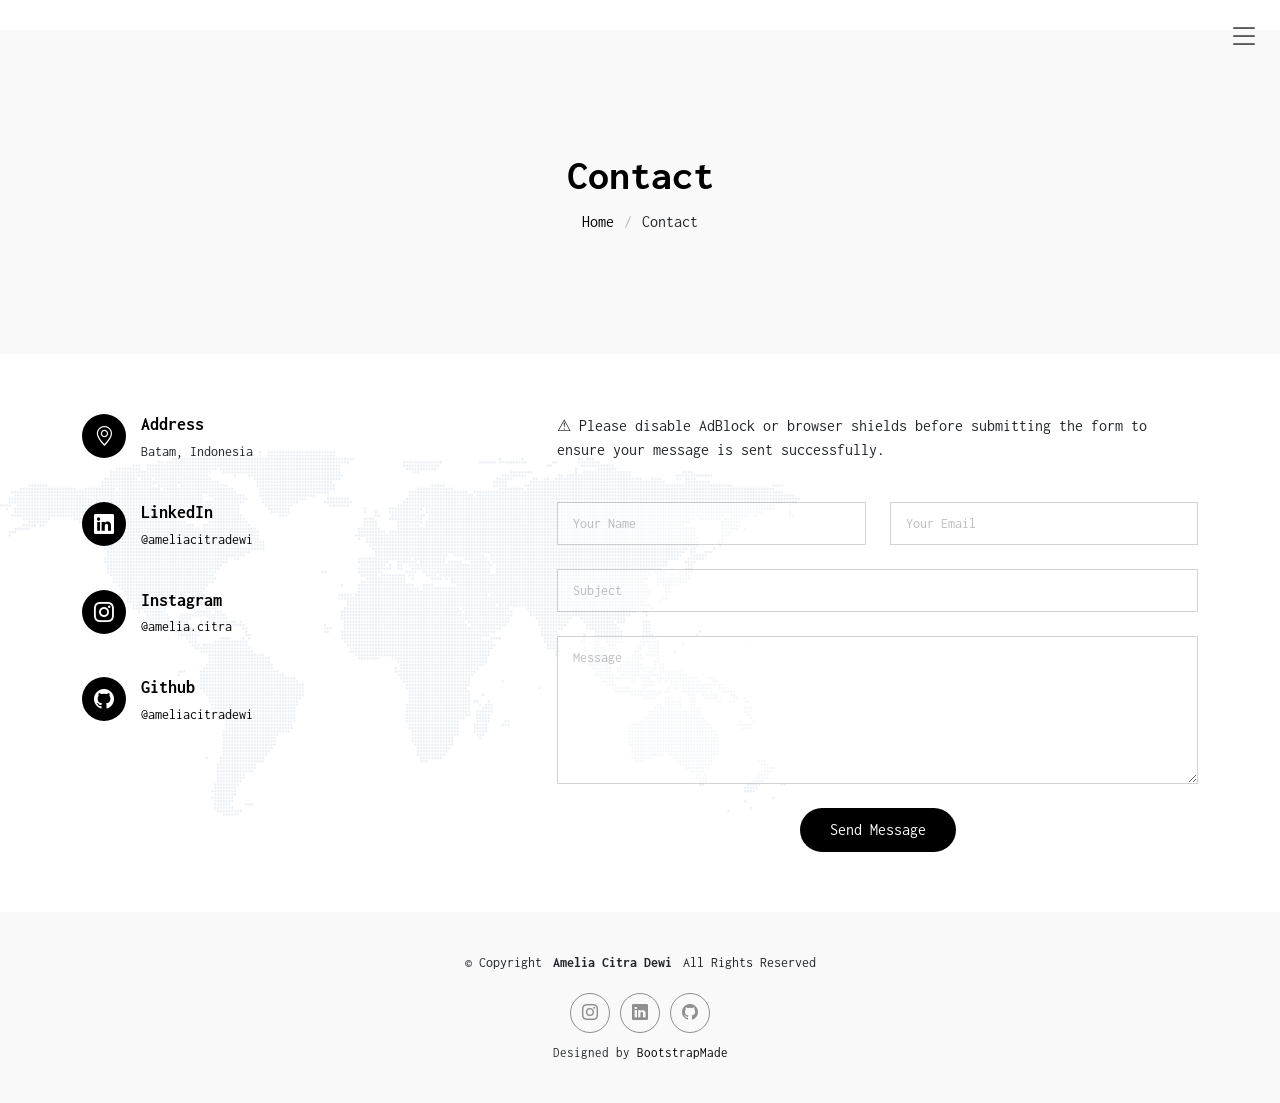
<file: contact.html>
<!DOCTYPE html>
<html lang="en">

<head>
  <meta charset="utf-8">
  <meta content="width=device-width, initial-scale=1.0" name="viewport">
  <title>Contact</title>
  <meta name="description" content="">
  <meta name="keywords" content="">

  <!-- Favicons -->
  <link href="assets/img/favicon.png" rel="icon">
  <link href="assets/img/apple-touch-icon.png" rel="apple-touch-icon">

  <!-- Fonts -->
  <link href="https://fonts.googleapis.com" rel="preconnect">
  <link href="https://fonts.gstatic.com" rel="preconnect" crossorigin>
  <link href="https://fonts.googleapis.com/css2?family=Inconsolata:wght@200;300;400;500;600;700;800;900&display=swap" rel="stylesheet">

  <!-- Vendor CSS Files -->
  <link href="assets/vendor/bootstrap/css/bootstrap.min.css" rel="stylesheet">
  <link href="assets/vendor/bootstrap-icons/bootstrap-icons.css" rel="stylesheet">
  <link href="assets/vendor/aos/aos.css" rel="stylesheet">
  <link href="assets/vendor/glightbox/css/glightbox.min.css" rel="stylesheet">
  <link href="assets/vendor/swiper/swiper-bundle.min.css" rel="stylesheet">

  <!-- Main CSS File -->
  <link href="assets/css/main.css" rel="stylesheet">
</head>

<body class="contact-page">

  <header id="header" class="header d-flex align-items-center sticky-top">
    <div class="container-fluid position-relative d-flex align-items-center justify-content-between">
      <a href="index.html" class="logo d-flex align-items-center">
        <h1 class="sitename"></h1>
      </a>

      <nav id="navmenu" class="navmenu">
        <ul>
          <li><a href="index.html">Home</a></li>
          <li><a href="about.html">About</a></li>
          <li><a href="portfolio.html">Portfolio</a></li>
          <li><a href="contact.html" class="active">Contact</a></li>
        </ul>
        <i class="mobile-nav-toggle d-xl-none bi bi-list"></i>
      </nav>
    </div>
  </header>

  <main class="main">

    <!-- Page Title -->
    <div class="page-title light-background">
      <div class="container">
        <h1>Contact</h1>
        <nav class="breadcrumbs">
          <ol>
            <li><a href="index.html">Home</a></li>
            <li class="current">Contact</li>
          </ol>
        </nav>
      </div>
    </div>

    <!-- Contact Section -->
    <section id="contact" class="contact section">
      <div class="container position-relative" data-aos="fade-up" data-aos-delay="100">
        <div class="row gy-4">

          <div class="col-lg-5">
            <div class="info-item d-flex" data-aos="fade-up" data-aos-delay="200">
              <i class="bi bi-geo-alt flex-shrink-0"></i>
              <div>
                <h3>Address</h3>
                <p>Batam, Indonesia</p>
              </div>
            </div><!-- End Info Item -->

            <div class="info-item d-flex" data-aos="fade-up" data-aos-delay="300">
              <i class="bi bi-linkedin flex-shrink-0"></i>
              <div>
                <h3>LinkedIn</h3>
                <p><a href="https://www.linkedin.com/in/ameliacitradewi/">@ameliacitradewi</a></p>
              </div>
            </div><!-- End Info Item -->

            <div class="info-item d-flex" data-aos="fade-up" data-aos-delay="300">
              <i class="bi bi-instagram flex-shrink-0"></i>
              <div>
                <h3>Instagram</h3>
                <p><a href="https://www.instagram.com/amelia.citra/">@amelia.citra</a></p>
              </div>
            </div><!-- End Info Item -->

            <div class="info-item d-flex" data-aos="fade-up" data-aos-delay="300">
              <i class="bi bi-github flex-shrink-0"></i>
              <div>
                <h3>Github</h3>
                <p><a href="https://github.com/ameliacitradewi">@ameliacitradewi</a></p>
              </div>
            </div><!-- End Info Item -->

            </div>

          <div class="col-lg-7">
            <form id="google-form" class="php-email-form" data-aos="fade-up" data-aos-delay="500"
              action="https://docs.google.com/forms/d/e/1FAIpQLSfYaQBiIoIdPcgPP9pTFypcA4vNYW5vqmIwQ3ty6Xp8Iak2Dw/formResponse"
              method="POST"
              target="hidden_iframe">
              <div class="row gy-4">
                <p>⚠️ Please disable AdBlock or browser shields before submitting the form to ensure your message is sent successfully.</p>
                <div class="col-md-6">
                  <input type="text" name="entry.1919038751" class="form-control" placeholder="Your Name" required>
                </div>

                <div class="col-md-6">
                  <input type="email" name="entry.434322132" class="form-control" placeholder="Your Email" required>
                </div>

                <div class="col-md-12">
                  <input type="text" name="entry.1779573947" class="form-control" placeholder="Subject" required>
                </div>

                <div class="col-md-12">
                  <textarea name="entry.1865353490" class="form-control" rows="6" placeholder="Message" required></textarea>
                </div>

                <div class="col-md-12 text-center">
                  <div class="loading" style="display:none;">Loading</div>
                  <div class="error-message" style="display:none; color:red;">There was an error sending your message.</div>
                  <div class="sent-message" style="display:none; color:rgb(217, 255, 217);">Your message has been sent. Thank you!</div>
                  <button type="submit">Send Message</button>
                </div>

              </div>
            </form>
          </div><!-- End Contact Form -->

        </div>
      </div>
    </section><!-- /Contact Section -->

  </main>

  <footer id="footer" class="footer light-background">
    <div class="container">
      <div class="copyright text-center">
        <p>© <span>Copyright</span> <strong class="px-1 sitename">Amelia Citra Dewi</strong> <span>All Rights Reserved</span></p>
      </div>
      <div class="social-links d-flex justify-content-center">
        <a href="https://www.instagram.com/amelia.citra"><i class="bi bi-instagram"></i></a>
        <a href="https://www.linkedin.com/in/ameliacitradewi/"><i class="bi bi-linkedin"></i></a>
        <a href="https://github.com/ameliacitradewi"><i class="bi bi-github"></i></a>
      </div>
      <div class="credits">
        Designed by <a href="https://bootstrapmade.com/">BootstrapMade</a>
      </div>
    </div>
  </footer>

  <!-- Scroll Top -->
  <a href="#" id="scroll-top" class="scroll-top d-flex align-items-center justify-content-center"><i class="bi bi-arrow-up-short"></i></a>

  <!-- Preloader -->
  <div id="preloader"></div>

  <!-- Vendor JS Files -->
  <script src="assets/vendor/bootstrap/js/bootstrap.bundle.min.js"></script>
  <script src="assets/vendor/aos/aos.js"></script>
  <script src="assets/vendor/glightbox/js/glightbox.min.js"></script>
  <script src="assets/vendor/imagesloaded/imagesloaded.pkgd.min.js"></script>
  <script src="assets/vendor/isotope-layout/isotope.pkgd.min.js"></script>
  <script src="assets/vendor/swiper/swiper-bundle.min.js"></script>

  <!-- Main JS File -->
  <script src="assets/js/main.js"></script>

  <!-- Google Form Integration -->
  <script>
    (function () {
      // Submit to Google Forms by posting the form to a hidden iframe.
      // This avoids fetch() with no-cors which often doesn't record responses.
      const form = document.getElementById('google-form');
      const loading = form.querySelector('.loading');
      const success = form.querySelector('.sent-message');
      const error = form.querySelector('.error-message');

      // Create hidden iframe (in case it's not present)
      if (!document.getElementById('hidden_iframe')) {
        const iframe = document.createElement('iframe');
        iframe.name = 'hidden_iframe';
        iframe.id = 'hidden_iframe';
        iframe.style.display = 'none';
        document.body.appendChild(iframe);
      }

      // When the iframe loads after submission, show success (Google redirects to a thank-you page).
      const iframe = document.getElementById('hidden_iframe');
      iframe.addEventListener('load', function () {
        // Only show success if we were submitting
        if (loading.style.display === 'block') {
          loading.style.display = 'none';
          success.style.display = 'block';
          form.reset();
        }
      });

      form.addEventListener('submit', function (e) {
        // Show loading and let the browser perform the POST to the Google Forms endpoint (targeting iframe)
        loading.style.display = 'block';
        success.style.display = 'none';
        error.style.display = 'none';

        // Allow the normal form submission to proceed (do not call e.preventDefault())
        // If the form does not succeed within X seconds, show an error message.
        setTimeout(function () {
          if (loading.style.display === 'block') {
            loading.style.display = 'none';
            // We can't reliably detect cross-origin failures here; show a friendly error
            error.style.display = 'block';
          }
        }, 8000);
      });
    })();
  </script>

  <!-- Hidden iframe target for Google Forms submission -->
  <iframe name="hidden_iframe" id="hidden_iframe" style="display:none;"></iframe>

</body>
</html>
</file>
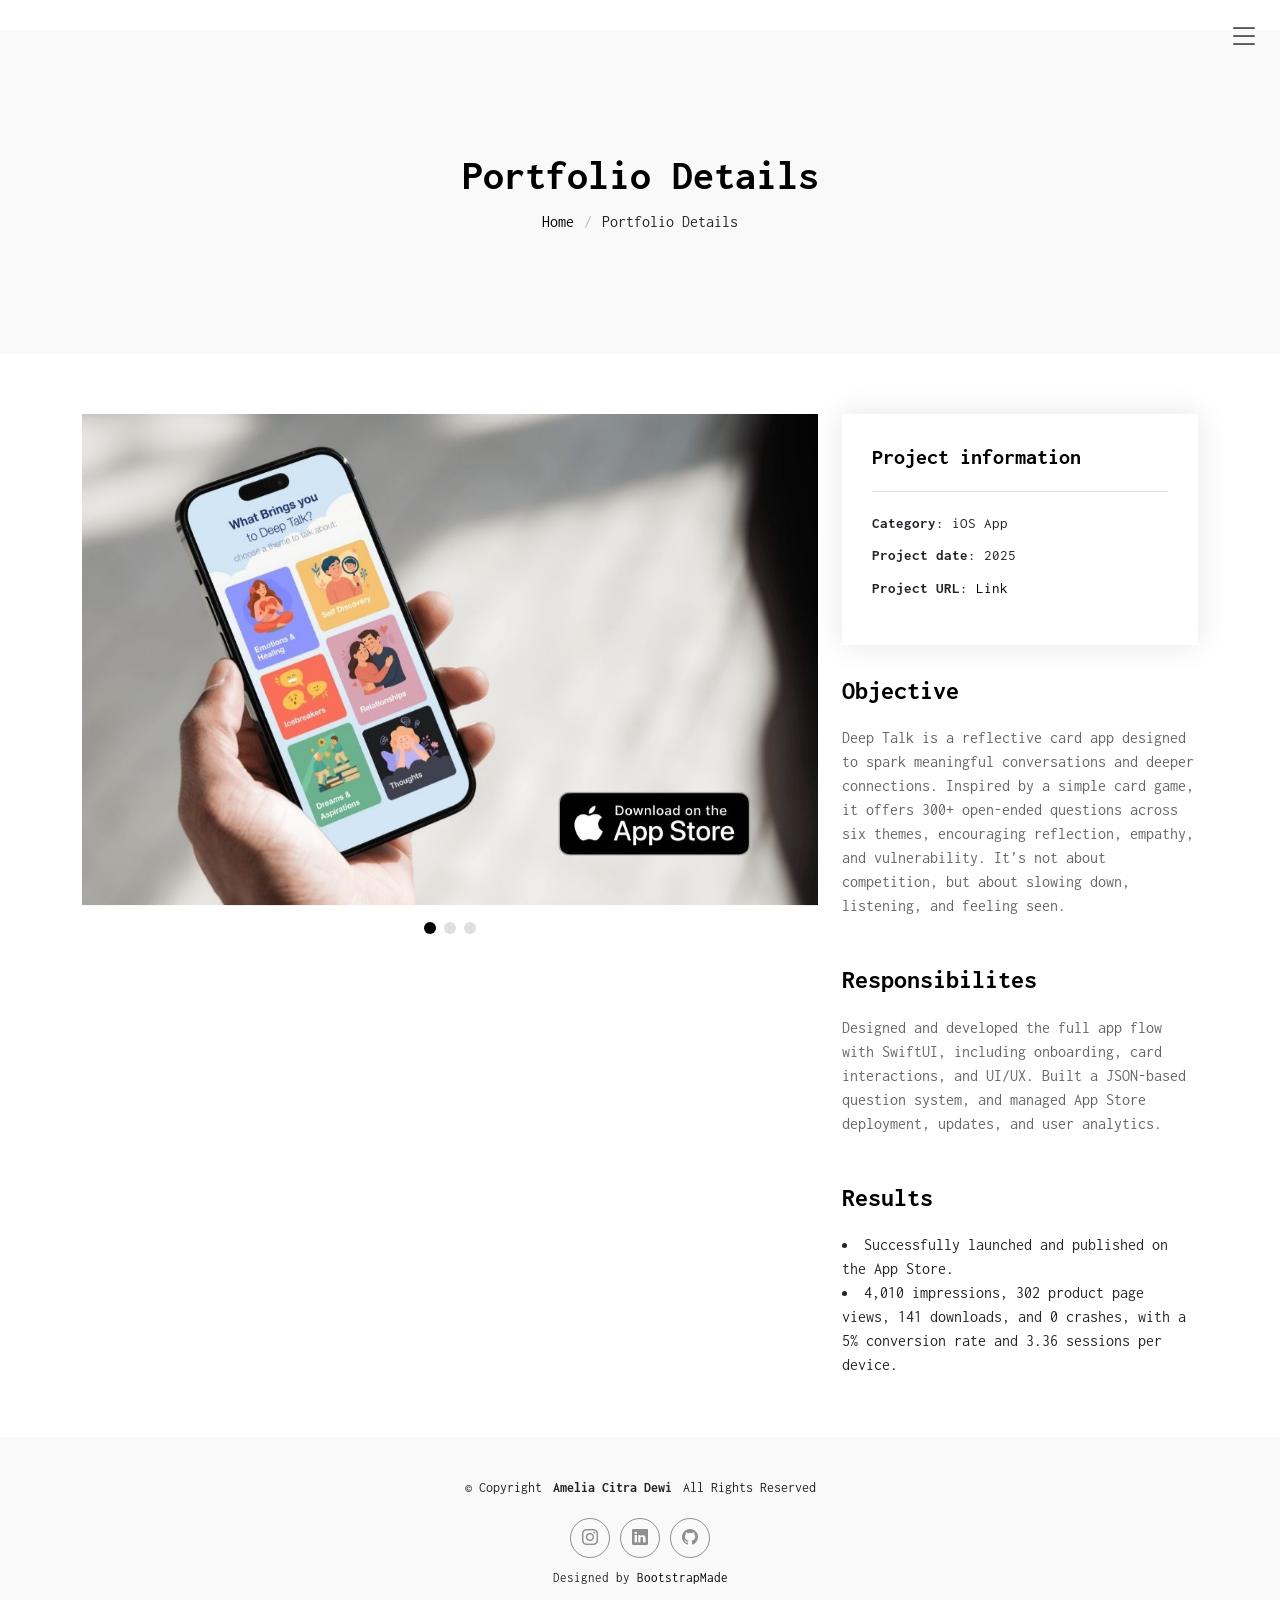
<file: deeptalk.html>
<!DOCTYPE html>
<html lang="en">

<head>
  <meta charset="utf-8">
  <meta content="width=device-width, initial-scale=1.0" name="viewport">
  <title>Portfolio Details</title>
  <meta name="description" content="">
  <meta name="keywords" content="">

  <!-- Favicons -->
  <link href="assets/img/favicon.png" rel="icon">
  <link href="assets/img/apple-touch-icon.png" rel="apple-touch-icon">

  <!-- Fonts -->
  <link href="https://fonts.googleapis.com" rel="preconnect">
  <link href="https://fonts.gstatic.com" rel="preconnect" crossorigin>
  <link href="https://fonts.googleapis.com/css2?family=Inconsolata:wght@200;300;400;500;600;700;800;900&display=swap" rel="stylesheet">

  <!-- Vendor CSS Files -->
  <link href="assets/vendor/bootstrap/css/bootstrap.min.css" rel="stylesheet">
  <link href="assets/vendor/bootstrap-icons/bootstrap-icons.css" rel="stylesheet">
  <link href="assets/vendor/aos/aos.css" rel="stylesheet">
  <link href="assets/vendor/glightbox/css/glightbox.min.css" rel="stylesheet">
  <link href="assets/vendor/swiper/swiper-bundle.min.css" rel="stylesheet">

  <!-- Main CSS File -->
  <link href="assets/css/main.css" rel="stylesheet">

  <!-- =======================================================
  * Template Name: MyPortfolio
  * Template URL: https://bootstrapmade.com/myportfolio-bootstrap-portfolio-website-template/
  * Updated: Aug 08 2024 with Bootstrap v5.3.3
  * Author: BootstrapMade.com
  * License: https://bootstrapmade.com/license/
  ======================================================== -->
</head>

<body class="portfolio-details-page">

  <header id="header" class="header d-flex align-items-center sticky-top">
    <div class="container-fluid  position-relative d-flex align-items-center justify-content-between">

      <a href="index.html" class="logo d-flex align-items-center">
        <!-- Uncomment the line below if you also wish to use an image logo -->
        <!-- <img src="assets/img/logo.png" alt=""> -->
        <h1 class="sitename"></h1>
      </a>

      <nav id="navmenu" class="navmenu">
        <ul>
          <li><a href="index.html">Home</a></li>
          <li><a href="about.html">About</a></li>
          <!-- <li><a href="services.html">Services</a></li> -->
          <li><a href="portfolio.html">Portfolio</a></li>
          <!-- <li class="dropdown"><a href="#"><span>Dropdown</span> <i class="bi bi-chevron-down toggle-dropdown"></i></a>
            <ul>
              <li><a href="#">Dropdown 1</a></li>
              <li class="dropdown"><a href="#"><span>Deep Dropdown</span> <i class="bi bi-chevron-down toggle-dropdown"></i></a>
                <ul>
                  <li><a href="#">Deep Dropdown 1</a></li>
                  <li><a href="#">Deep Dropdown 2</a></li>
                  <li><a href="#">Deep Dropdown 3</a></li>
                  <li><a href="#">Deep Dropdown 4</a></li>
                  <li><a href="#">Deep Dropdown 5</a></li>
                </ul>
              </li>
              <li><a href="#">Dropdown 2</a></li>
              <li><a href="#">Dropdown 3</a></li>
              <li><a href="#">Dropdown 4</a></li>
            </ul> -->
          </li>
          <li><a href="contact.html">Contact</a></li>
        </ul>
        <i class="mobile-nav-toggle d-xl-none bi bi-list"></i>
      </nav>

    </div>
  </header>

  <main class="main">

    <!-- Page Title -->
    <div class="page-title light-background">
      <div class="container">
        <h1>Portfolio Details</h1>
        <nav class="breadcrumbs">
          <ol>
            <li><a href="index.html">Home</a></li>
            <li class="current">Portfolio Details</li>
          </ol>
        </nav>
      </div>
    </div><!-- End Page Title -->

    <!-- Portfolio Details Section -->
    <section id="portfolio-details" class="portfolio-details section">

      <div class="container" data-aos="fade-up" data-aos-delay="100">

        <div class="row gy-4">

          <div class="col-lg-8">
            <div class="portfolio-details-slider swiper init-swiper">

              <script type="application/json" class="swiper-config">
                {
                  "loop": true,
                  "speed": 600,
                  "autoplay": {
                    "delay": 5000
                  },
                  "slidesPerView": "auto",
                  "pagination": {
                    "el": ".swiper-pagination",
                    "type": "bullets",
                    "clickable": true
                  }
                }
              </script>

              <div class="swiper-wrapper align-items-center">

                <div class="swiper-slide">
                  <img src="assets/img/portfolio/app-1.jpg" alt="">
                </div>

                <div class="swiper-slide">
                  <img src="assets/img/portfolio/app-1a.jpg" alt="">
                </div>

                <div class="swiper-slide">
                  <img src="assets/img/portfolio/app-1b.jpg" alt="">
                </div>

              </div>
              <div class="swiper-pagination"></div>
            </div>
          </div>

          <div class="col-lg-4">
            <div class="portfolio-info" data-aos="fade-up" data-aos-delay="200">
              <h3>Project information</h3>
              <ul>
                <li><strong>Category</strong>: iOS App</li>
                <!-- <li><strong>Client</strong>: ASU Company</li> -->
                <li><strong>Project date</strong>: 2025</li>
                <li><strong>Project URL</strong>: <a href="https://ameliacitradewi.com/deeptalk-app/">Link</a></li>
              </ul>
            </div>
            <div class="portfolio-description" data-aos="fade-up" data-aos-delay="300">
              <h2>Objective</h2>
              <p>
                Deep Talk is a reflective card app designed to spark meaningful conversations and deeper connections. Inspired by a simple card game, it offers 300+ open-ended questions across six themes, encouraging reflection, empathy, and vulnerability. It’s not about competition, but about slowing down, listening, and feeling seen.
              </p>
            </div>
            <div class="portfolio-description" data-aos="fade-up" data-aos-delay="300">
              <h2>Responsibilites</h2>
              <p>
                Designed and developed the full app flow with SwiftUI, including onboarding, card interactions, and UI/UX. Built a JSON-based question system, and managed App Store deployment, updates, and user analytics.
              </p>
            </div>
            <div class="portfolio-description" data-aos="fade-up" data-aos-delay="300">
              <h2>Results</h2>
              <li>Successfully launched and published on the App Store.</li>
              <li>4,010 impressions, 302 product page views, 141 downloads, and 0 crashes, with a 5% conversion rate and 3.36 sessions per device.</li>
            </div>
          </div>

        </div>

      </div>

    </section><!-- /Portfolio Details Section -->

  </main>

  <footer id="footer" class="footer light-background">

    <div class="container">
      <div class="copyright text-center ">
        <p>© <span>Copyright</span> <strong class="px-1 sitename">Amelia Citra Dewi</strong> <span>All Rights Reserved</span></p>
      </div>
      <div class="social-links d-flex justify-content-center">
        <!-- <a href=""><i class="bi bi-twitter-x"></i></a>
        <a href=""><i class="bi bi-facebook"></i></a> -->
        <a href="https://www.instagram.com/amelia.citra"><i class="bi bi-instagram"></i></a>
        <a href="https://www.linkedin.com/in/ameliacitradewi/"><i class="bi bi-linkedin"></i></a>
        <a href="https://github.com/ameliacitradewi"><i class="bi bi-github"></i></a>
      </div>
      <div class="credits">
        <!-- All the links in the footer should remain intact. -->
        <!-- You can delete the links only if you've purchased the pro version. -->
        <!-- Licensing information: https://bootstrapmade.com/license/ -->
        <!-- Purchase the pro version with working PHP/AJAX contact form: [buy-url] -->
        Designed by <a href="https://bootstrapmade.com/">BootstrapMade</a>
      </div>
    </div>

  </footer>

  <!-- Scroll Top -->
  <a href="#" id="scroll-top" class="scroll-top d-flex align-items-center justify-content-center"><i class="bi bi-arrow-up-short"></i></a>

  <!-- Preloader -->
  <div id="preloader"></div>

  <!-- Vendor JS Files -->
  <script src="assets/vendor/bootstrap/js/bootstrap.bundle.min.js"></script>
  <!-- <script src="assets/vendor/php-email-form/validate.js"></script> -->
  <script src="assets/vendor/aos/aos.js"></script>
  <script src="assets/vendor/glightbox/js/glightbox.min.js"></script>
  <script src="assets/vendor/imagesloaded/imagesloaded.pkgd.min.js"></script>
  <script src="assets/vendor/isotope-layout/isotope.pkgd.min.js"></script>
  <script src="assets/vendor/swiper/swiper-bundle.min.js"></script>

  <!-- Main JS File -->
  <script src="assets/js/main.js"></script>

</body>

</html>
</file>
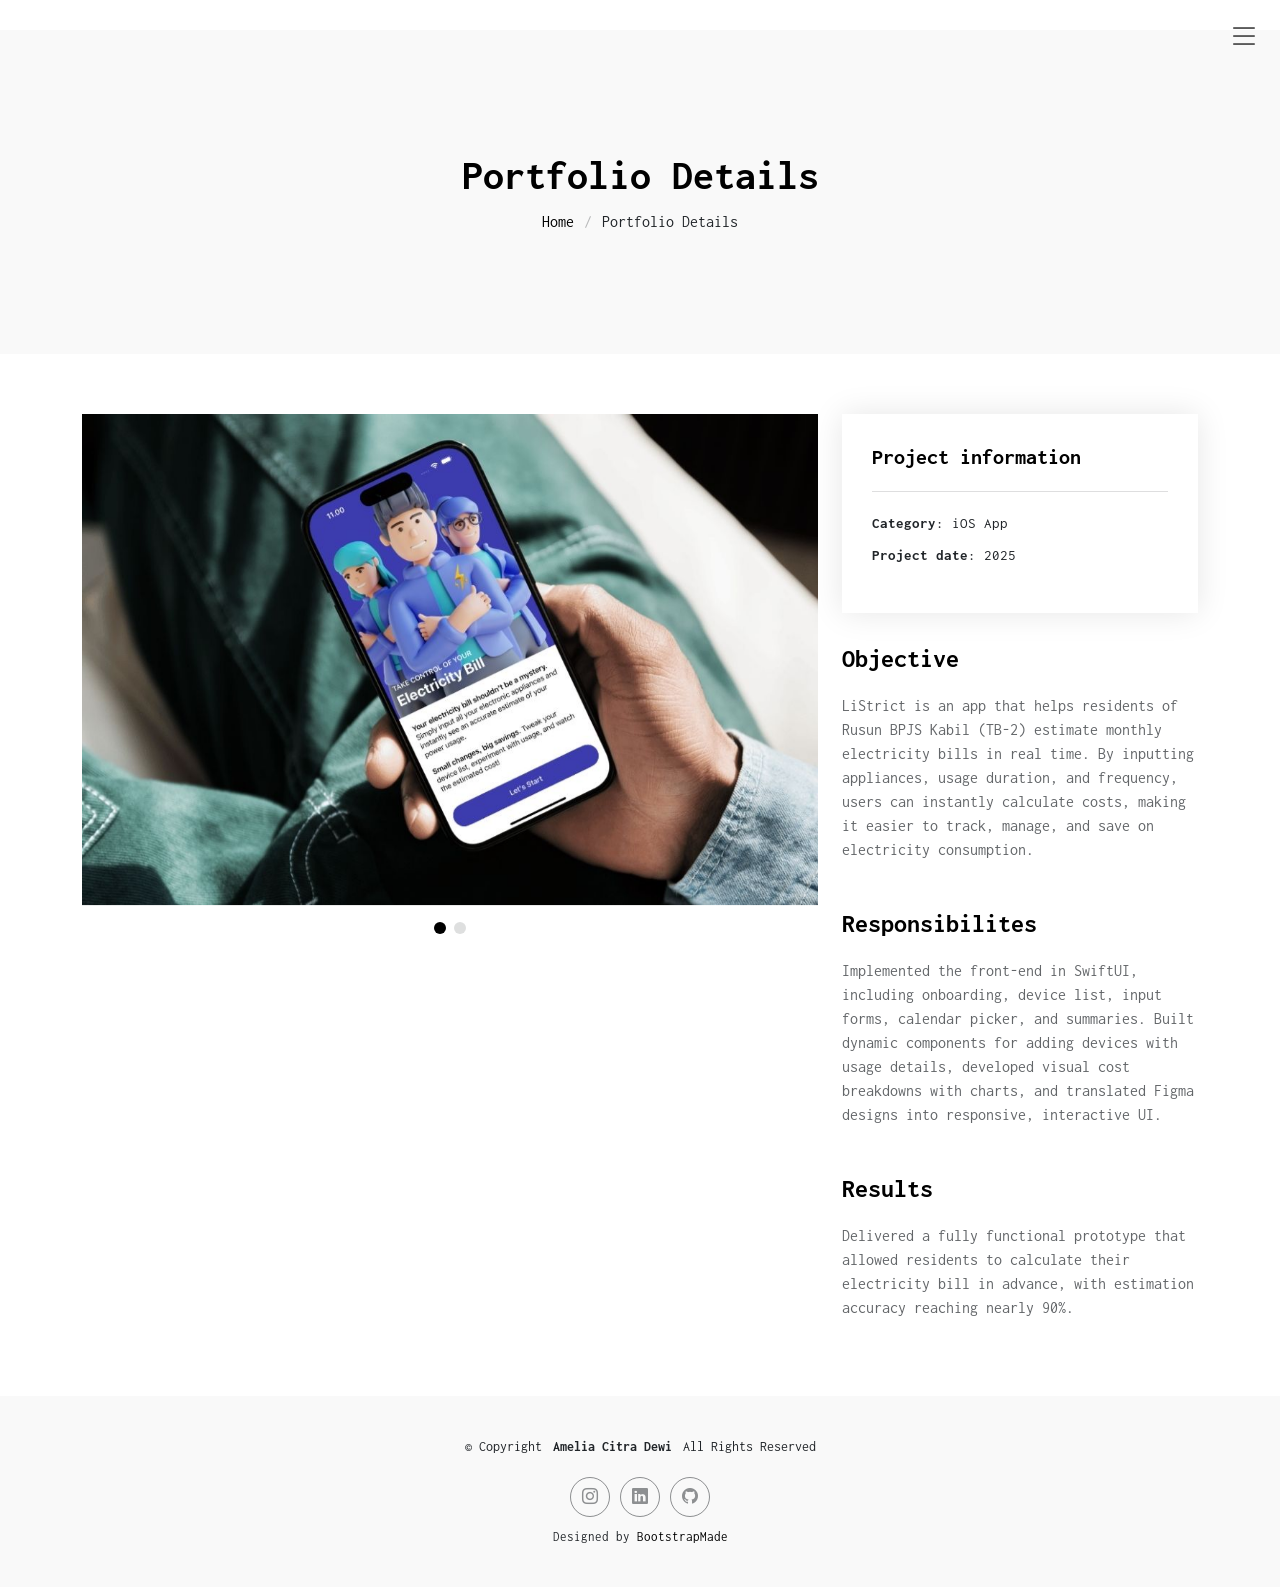
<file: listrict.html>
<!DOCTYPE html>
<html lang="en">

<head>
  <meta charset="utf-8">
  <meta content="width=device-width, initial-scale=1.0" name="viewport">
  <title>Portfolio Details</title>
  <meta name="description" content="">
  <meta name="keywords" content="">

  <!-- Favicons -->
  <link href="assets/img/favicon.png" rel="icon">
  <link href="assets/img/apple-touch-icon.png" rel="apple-touch-icon">

  <!-- Fonts -->
  <link href="https://fonts.googleapis.com" rel="preconnect">
  <link href="https://fonts.gstatic.com" rel="preconnect" crossorigin>
  <link href="https://fonts.googleapis.com/css2?family=Inconsolata:wght@200;300;400;500;600;700;800;900&display=swap" rel="stylesheet">

  <!-- Vendor CSS Files -->
  <link href="assets/vendor/bootstrap/css/bootstrap.min.css" rel="stylesheet">
  <link href="assets/vendor/bootstrap-icons/bootstrap-icons.css" rel="stylesheet">
  <link href="assets/vendor/aos/aos.css" rel="stylesheet">
  <link href="assets/vendor/glightbox/css/glightbox.min.css" rel="stylesheet">
  <link href="assets/vendor/swiper/swiper-bundle.min.css" rel="stylesheet">

  <!-- Main CSS File -->
  <link href="assets/css/main.css" rel="stylesheet">

  <!-- =======================================================
  * Template Name: MyPortfolio
  * Template URL: https://bootstrapmade.com/myportfolio-bootstrap-portfolio-website-template/
  * Updated: Aug 08 2024 with Bootstrap v5.3.3
  * Author: BootstrapMade.com
  * License: https://bootstrapmade.com/license/
  ======================================================== -->
</head>

<body class="portfolio-details-page">

  <header id="header" class="header d-flex align-items-center sticky-top">
    <div class="container-fluid  position-relative d-flex align-items-center justify-content-between">

      <a href="index.html" class="logo d-flex align-items-center">
        <!-- Uncomment the line below if you also wish to use an image logo -->
        <!-- <img src="assets/img/logo.png" alt=""> -->
        <h1 class="sitename"></h1>
      </a>

      <nav id="navmenu" class="navmenu">
        <ul>
          <li><a href="index.html">Home</a></li>
          <li><a href="about.html">About</a></li>
          <!-- <li><a href="services.html">Services</a></li> -->
          <li><a href="portfolio.html">Portfolio</a></li>
          <!-- <li class="dropdown"><a href="#"><span>Dropdown</span> <i class="bi bi-chevron-down toggle-dropdown"></i></a>
            <ul>
              <li><a href="#">Dropdown 1</a></li>
              <li class="dropdown"><a href="#"><span>Deep Dropdown</span> <i class="bi bi-chevron-down toggle-dropdown"></i></a>
                <ul>
                  <li><a href="#">Deep Dropdown 1</a></li>
                  <li><a href="#">Deep Dropdown 2</a></li>
                  <li><a href="#">Deep Dropdown 3</a></li>
                  <li><a href="#">Deep Dropdown 4</a></li>
                  <li><a href="#">Deep Dropdown 5</a></li>
                </ul>
              </li>
              <li><a href="#">Dropdown 2</a></li>
              <li><a href="#">Dropdown 3</a></li>
              <li><a href="#">Dropdown 4</a></li>
            </ul> -->
          </li>
          <li><a href="contact.html">Contact</a></li>
        </ul>
        <i class="mobile-nav-toggle d-xl-none bi bi-list"></i>
      </nav>

    </div>
  </header>

  <main class="main">

    <!-- Page Title -->
    <div class="page-title light-background">
      <div class="container">
        <h1>Portfolio Details</h1>
        <nav class="breadcrumbs">
          <ol>
            <li><a href="index.html">Home</a></li>
            <li class="current">Portfolio Details</li>
          </ol>
        </nav>
      </div>
    </div><!-- End Page Title -->

    <!-- Portfolio Details Section -->
    <section id="portfolio-details" class="portfolio-details section">

      <div class="container" data-aos="fade-up" data-aos-delay="100">

        <div class="row gy-4">

          <div class="col-lg-8">
            <div class="portfolio-details-slider swiper init-swiper">

              <script type="application/json" class="swiper-config">
                {
                  "loop": true,
                  "speed": 600,
                  "autoplay": {
                    "delay": 5000
                  },
                  "slidesPerView": "auto",
                  "pagination": {
                    "el": ".swiper-pagination",
                    "type": "bullets",
                    "clickable": true
                  }
                }
              </script>

              <div class="swiper-wrapper align-items-center">

                <div class="swiper-slide">
                  <img src="assets/img/portfolio/app-3.jpg" alt="">
                </div>

                <div class="swiper-slide">
                  <img src="assets/img/portfolio/app-3a.jpg" alt="">
                </div>

                <!-- <div class="swiper-slide">
                  <img src="assets/img/portfolio/app-1b.jpg" alt="">
                </div> -->

              </div>
              <div class="swiper-pagination"></div>
            </div>
          </div>

          <div class="col-lg-4">
            <div class="portfolio-info" data-aos="fade-up" data-aos-delay="200">
              <h3>Project information</h3>
              <ul>
                <li><strong>Category</strong>: iOS App</li>
                <!-- <li><strong>Client</strong>: ASU Company</li> -->
                <li><strong>Project date</strong>: 2025</li>
                <!-- <li><strong>Project URL</strong>: <a href="https://ameliacitradewi.com/deeptalk-app/">Link</a></li> -->
              </ul>
            </div>
            <div class="portfolio-description" data-aos="fade-up" data-aos-delay="300">
              <h2>Objective</h2>
              <p>
                LiStrict is an app that helps residents of Rusun BPJS Kabil (TB-2) estimate monthly electricity bills in real time. By inputting appliances, usage duration, and frequency, users can instantly calculate costs, making it easier to track, manage, and save on electricity consumption.
              </p>
            </div>
            <div class="portfolio-description" data-aos="fade-up" data-aos-delay="300">
              <h2>Responsibilites</h2>
              <p>
                Implemented the front-end in SwiftUI, including onboarding, device list, input forms, calendar picker, and summaries. Built dynamic components for adding devices with usage details, developed visual cost breakdowns with charts, and translated Figma designs into responsive, interactive UI.
              </p>
            </div>
            <div class="portfolio-description" data-aos="fade-up" data-aos-delay="300">
              <h2>Results</h2>
              <p>Delivered a fully functional prototype that allowed residents to calculate their electricity bill in advance, with estimation accuracy reaching nearly 90%.</p>
            </div>
          </div>

        </div>

      </div>

    </section><!-- /Portfolio Details Section -->

  </main>

  <footer id="footer" class="footer light-background">

    <div class="container">
      <div class="copyright text-center ">
        <p>© <span>Copyright</span> <strong class="px-1 sitename">Amelia Citra Dewi</strong> <span>All Rights Reserved</span></p>
      </div>
      <div class="social-links d-flex justify-content-center">
        <!-- <a href=""><i class="bi bi-twitter-x"></i></a>
        <a href=""><i class="bi bi-facebook"></i></a> -->
        <a href="https://www.instagram.com/amelia.citra"><i class="bi bi-instagram"></i></a>
        <a href="https://www.linkedin.com/in/ameliacitradewi/"><i class="bi bi-linkedin"></i></a>
        <a href="https://github.com/ameliacitradewi"><i class="bi bi-github"></i></a>
      </div>
      <div class="credits">
        <!-- All the links in the footer should remain intact. -->
        <!-- You can delete the links only if you've purchased the pro version. -->
        <!-- Licensing information: https://bootstrapmade.com/license/ -->
        <!-- Purchase the pro version with working PHP/AJAX contact form: [buy-url] -->
        Designed by <a href="https://bootstrapmade.com/">BootstrapMade</a>
      </div>
    </div>

  </footer>

  <!-- Scroll Top -->
  <a href="#" id="scroll-top" class="scroll-top d-flex align-items-center justify-content-center"><i class="bi bi-arrow-up-short"></i></a>

  <!-- Preloader -->
  <div id="preloader"></div>

  <!-- Vendor JS Files -->
  <script src="assets/vendor/bootstrap/js/bootstrap.bundle.min.js"></script>
  <!-- <script src="assets/vendor/php-email-form/validate.js"></script> -->
  <script src="assets/vendor/aos/aos.js"></script>
  <script src="assets/vendor/glightbox/js/glightbox.min.js"></script>
  <script src="assets/vendor/imagesloaded/imagesloaded.pkgd.min.js"></script>
  <script src="assets/vendor/isotope-layout/isotope.pkgd.min.js"></script>
  <script src="assets/vendor/swiper/swiper-bundle.min.js"></script>

  <!-- Main JS File -->
  <script src="assets/js/main.js"></script>

</body>

</html>
</file>
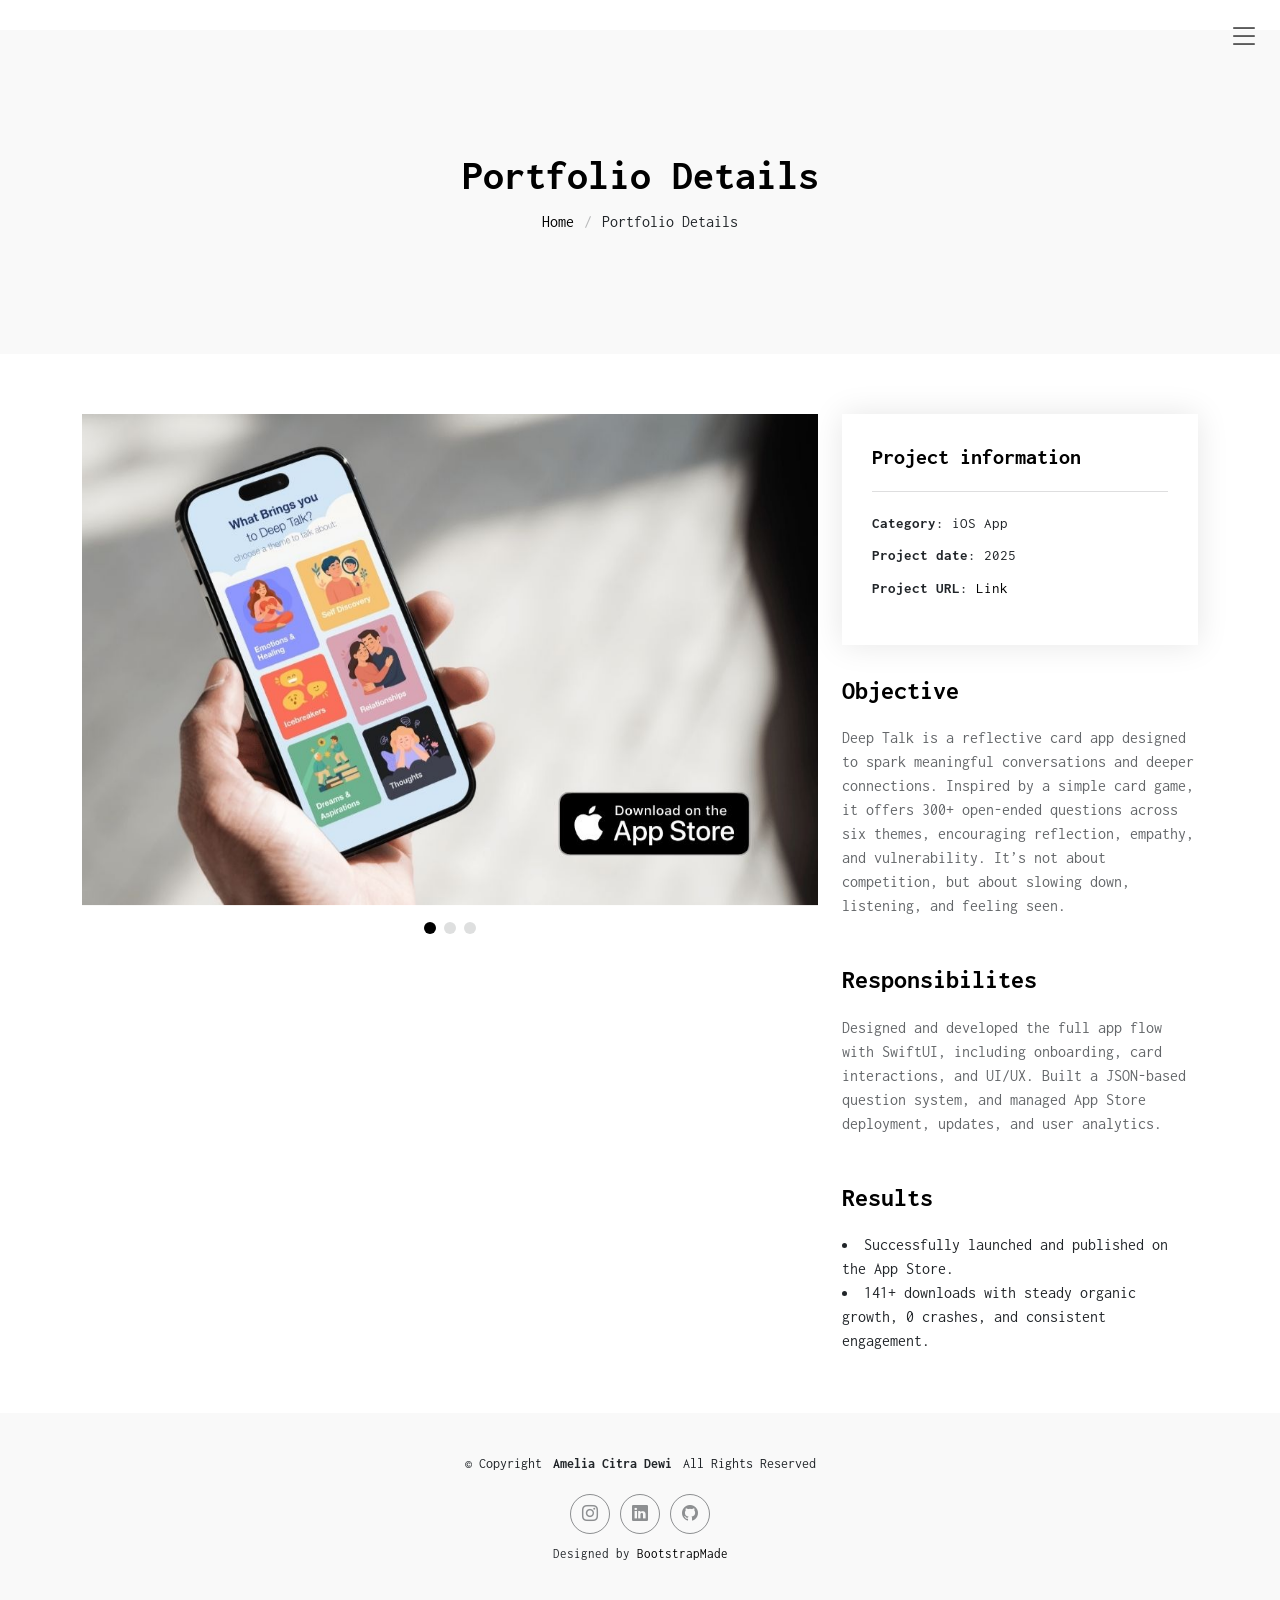
<file: portfolio-details.html>
<!DOCTYPE html>
<html lang="en">

<head>
  <meta charset="utf-8">
  <meta content="width=device-width, initial-scale=1.0" name="viewport">
  <title>Portfolio Details</title>
  <meta name="description" content="">
  <meta name="keywords" content="">

  <!-- Favicons -->
  <link href="assets/img/favicon.png" rel="icon">
  <link href="assets/img/apple-touch-icon.png" rel="apple-touch-icon">

  <!-- Fonts -->
  <link href="https://fonts.googleapis.com" rel="preconnect">
  <link href="https://fonts.gstatic.com" rel="preconnect" crossorigin>
  <link href="https://fonts.googleapis.com/css2?family=Inconsolata:wght@200;300;400;500;600;700;800;900&display=swap" rel="stylesheet">

  <!-- Vendor CSS Files -->
  <link href="assets/vendor/bootstrap/css/bootstrap.min.css" rel="stylesheet">
  <link href="assets/vendor/bootstrap-icons/bootstrap-icons.css" rel="stylesheet">
  <link href="assets/vendor/aos/aos.css" rel="stylesheet">
  <link href="assets/vendor/glightbox/css/glightbox.min.css" rel="stylesheet">
  <link href="assets/vendor/swiper/swiper-bundle.min.css" rel="stylesheet">

  <!-- Main CSS File -->
  <link href="assets/css/main.css" rel="stylesheet">

  <!-- =======================================================
  * Template Name: MyPortfolio
  * Template URL: https://bootstrapmade.com/myportfolio-bootstrap-portfolio-website-template/
  * Updated: Aug 08 2024 with Bootstrap v5.3.3
  * Author: BootstrapMade.com
  * License: https://bootstrapmade.com/license/
  ======================================================== -->
</head>

<body class="portfolio-details-page">

  <header id="header" class="header d-flex align-items-center sticky-top">
    <div class="container-fluid  position-relative d-flex align-items-center justify-content-between">

      <a href="index.html" class="logo d-flex align-items-center">
        <!-- Uncomment the line below if you also wish to use an image logo -->
        <!-- <img src="assets/img/logo.png" alt=""> -->
        <h1 class="sitename"></h1>
      </a>

      <nav id="navmenu" class="navmenu">
        <ul>
          <li><a href="index.html">Home</a></li>
          <li><a href="about.html">About</a></li>
          <!-- <li><a href="services.html">Services</a></li> -->
          <li><a href="portfolio.html">Portfolio</a></li>
          <!-- <li class="dropdown"><a href="#"><span>Dropdown</span> <i class="bi bi-chevron-down toggle-dropdown"></i></a>
            <ul>
              <li><a href="#">Dropdown 1</a></li>
              <li class="dropdown"><a href="#"><span>Deep Dropdown</span> <i class="bi bi-chevron-down toggle-dropdown"></i></a>
                <ul>
                  <li><a href="#">Deep Dropdown 1</a></li>
                  <li><a href="#">Deep Dropdown 2</a></li>
                  <li><a href="#">Deep Dropdown 3</a></li>
                  <li><a href="#">Deep Dropdown 4</a></li>
                  <li><a href="#">Deep Dropdown 5</a></li>
                </ul>
              </li>
              <li><a href="#">Dropdown 2</a></li>
              <li><a href="#">Dropdown 3</a></li>
              <li><a href="#">Dropdown 4</a></li>
            </ul> -->
          </li>
          <li><a href="contact.html">Contact</a></li>
        </ul>
        <i class="mobile-nav-toggle d-xl-none bi bi-list"></i>
      </nav>

    </div>
  </header>

  <main class="main">

    <!-- Page Title -->
    <div class="page-title light-background">
      <div class="container">
        <h1>Portfolio Details</h1>
        <nav class="breadcrumbs">
          <ol>
            <li><a href="index.html">Home</a></li>
            <li class="current">Portfolio Details</li>
          </ol>
        </nav>
      </div>
    </div><!-- End Page Title -->

    <!-- Portfolio Details Section -->
    <section id="portfolio-details" class="portfolio-details section">

      <div class="container" data-aos="fade-up" data-aos-delay="100">

        <div class="row gy-4">

          <div class="col-lg-8">
            <div class="portfolio-details-slider swiper init-swiper">

              <script type="application/json" class="swiper-config">
                {
                  "loop": true,
                  "speed": 600,
                  "autoplay": {
                    "delay": 5000
                  },
                  "slidesPerView": "auto",
                  "pagination": {
                    "el": ".swiper-pagination",
                    "type": "bullets",
                    "clickable": true
                  }
                }
              </script>

              <div class="swiper-wrapper align-items-center">

                <div class="swiper-slide">
                  <img src="assets/img/portfolio/app-1.jpg" alt="">
                </div>

                <div class="swiper-slide">
                  <img src="assets/img/portfolio/app-1a.jpg" alt="">
                </div>

                <div class="swiper-slide">
                  <img src="assets/img/portfolio/app-1b.jpg" alt="">
                </div>

              </div>
              <div class="swiper-pagination"></div>
            </div>
          </div>

          <div class="col-lg-4">
            <div class="portfolio-info" data-aos="fade-up" data-aos-delay="200">
              <h3>Project information</h3>
              <ul>
                <li><strong>Category</strong>: iOS App</li>
                <!-- <li><strong>Client</strong>: ASU Company</li> -->
                <li><strong>Project date</strong>: 2025</li>
                <li><strong>Project URL</strong>: <a href="https://ameliacitradewi.com/deeptalk-app/">Link</a></li>
              </ul>
            </div>
            <div class="portfolio-description" data-aos="fade-up" data-aos-delay="300">
              <h2>Objective</h2>
              <p>
                Deep Talk is a reflective card app designed to spark meaningful conversations and deeper connections. Inspired by a simple card game, it offers 300+ open-ended questions across six themes, encouraging reflection, empathy, and vulnerability. It’s not about competition, but about slowing down, listening, and feeling seen.
              </p>
            </div>
            <div class="portfolio-description" data-aos="fade-up" data-aos-delay="300">
              <h2>Responsibilites</h2>
              <p>
                Designed and developed the full app flow with SwiftUI, including onboarding, card interactions, and UI/UX. Built a JSON-based question system, and managed App Store deployment, updates, and user analytics.
              </p>
            </div>
            <div class="portfolio-description" data-aos="fade-up" data-aos-delay="300">
              <h2>Results</h2>
              <li>Successfully launched and published on the App Store.</li>
              <li>141+ downloads with steady organic growth, 0 crashes, and consistent engagement.</li>
            </div>
          </div>

        </div>

      </div>

    </section><!-- /Portfolio Details Section -->

  </main>

  <footer id="footer" class="footer light-background">

    <div class="container">
      <div class="copyright text-center ">
        <p>© <span>Copyright</span> <strong class="px-1 sitename">Amelia Citra Dewi</strong> <span>All Rights Reserved</span></p>
      </div>
      <div class="social-links d-flex justify-content-center">
        <!-- <a href=""><i class="bi bi-twitter-x"></i></a>
        <a href=""><i class="bi bi-facebook"></i></a> -->
        <a href="https://www.instagram.com/amelia.citra"><i class="bi bi-instagram"></i></a>
        <a href="https://www.linkedin.com/in/ameliacitradewi/"><i class="bi bi-linkedin"></i></a>
        <a href="https://github.com/ameliacitradewi"><i class="bi bi-github"></i></a>
      </div>
      <div class="credits">
        <!-- All the links in the footer should remain intact. -->
        <!-- You can delete the links only if you've purchased the pro version. -->
        <!-- Licensing information: https://bootstrapmade.com/license/ -->
        <!-- Purchase the pro version with working PHP/AJAX contact form: [buy-url] -->
        Designed by <a href="https://bootstrapmade.com/">BootstrapMade</a>
      </div>
    </div>

  </footer>

  <!-- Scroll Top -->
  <a href="#" id="scroll-top" class="scroll-top d-flex align-items-center justify-content-center"><i class="bi bi-arrow-up-short"></i></a>

  <!-- Preloader -->
  <div id="preloader"></div>

  <!-- Vendor JS Files -->
  <script src="assets/vendor/bootstrap/js/bootstrap.bundle.min.js"></script>
  <!-- <script src="assets/vendor/php-email-form/validate.js"></script> -->
  <script src="assets/vendor/aos/aos.js"></script>
  <script src="assets/vendor/glightbox/js/glightbox.min.js"></script>
  <script src="assets/vendor/imagesloaded/imagesloaded.pkgd.min.js"></script>
  <script src="assets/vendor/isotope-layout/isotope.pkgd.min.js"></script>
  <script src="assets/vendor/swiper/swiper-bundle.min.js"></script>

  <!-- Main JS File -->
  <script src="assets/js/main.js"></script>

</body>

</html>
</file>
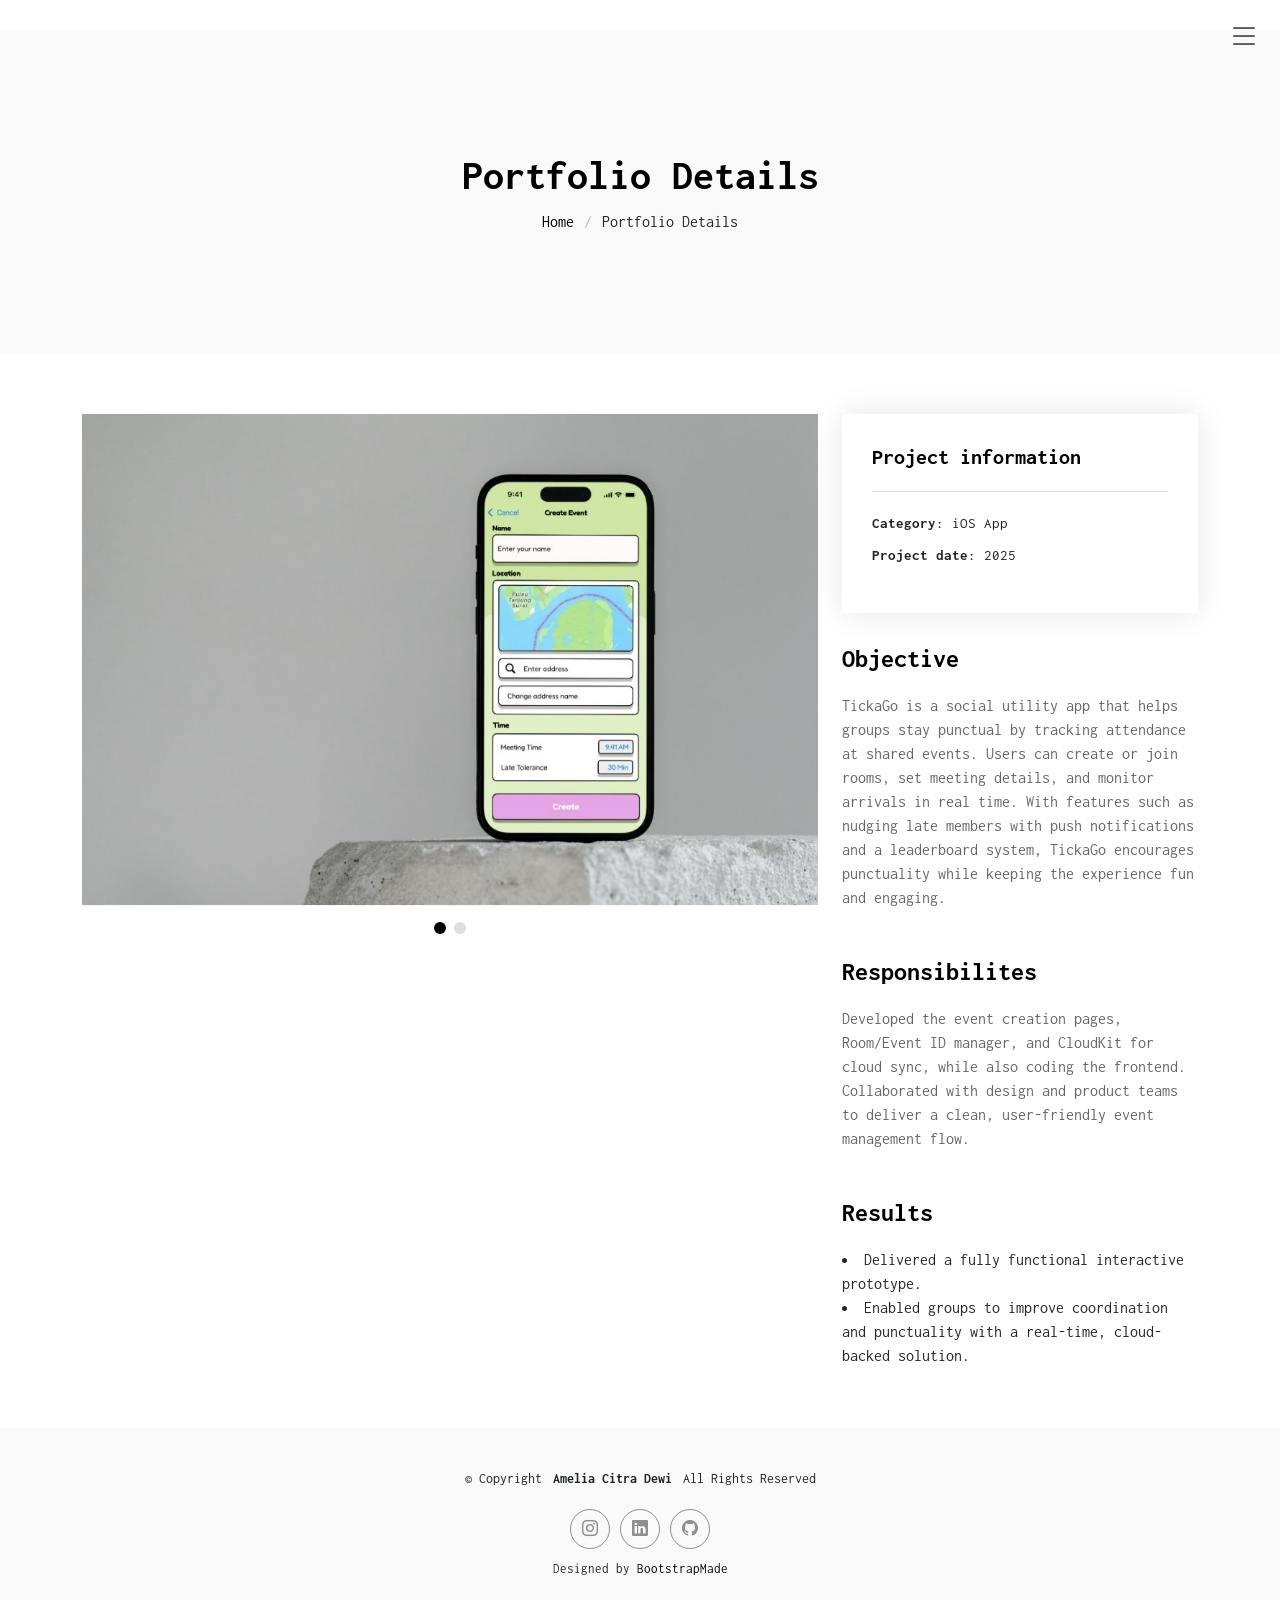
<file: portfolio-details2.html>
<!DOCTYPE html>
<html lang="en">

<head>
  <meta charset="utf-8">
  <meta content="width=device-width, initial-scale=1.0" name="viewport">
  <title>Portfolio Details</title>
  <meta name="description" content="">
  <meta name="keywords" content="">

  <!-- Favicons -->
  <link href="assets/img/favicon.png" rel="icon">
  <link href="assets/img/apple-touch-icon.png" rel="apple-touch-icon">

  <!-- Fonts -->
  <link href="https://fonts.googleapis.com" rel="preconnect">
  <link href="https://fonts.gstatic.com" rel="preconnect" crossorigin>
  <link href="https://fonts.googleapis.com/css2?family=Inconsolata:wght@200;300;400;500;600;700;800;900&display=swap" rel="stylesheet">

  <!-- Vendor CSS Files -->
  <link href="assets/vendor/bootstrap/css/bootstrap.min.css" rel="stylesheet">
  <link href="assets/vendor/bootstrap-icons/bootstrap-icons.css" rel="stylesheet">
  <link href="assets/vendor/aos/aos.css" rel="stylesheet">
  <link href="assets/vendor/glightbox/css/glightbox.min.css" rel="stylesheet">
  <link href="assets/vendor/swiper/swiper-bundle.min.css" rel="stylesheet">

  <!-- Main CSS File -->
  <link href="assets/css/main.css" rel="stylesheet">

  <!-- =======================================================
  * Template Name: MyPortfolio
  * Template URL: https://bootstrapmade.com/myportfolio-bootstrap-portfolio-website-template/
  * Updated: Aug 08 2024 with Bootstrap v5.3.3
  * Author: BootstrapMade.com
  * License: https://bootstrapmade.com/license/
  ======================================================== -->
</head>

<body class="portfolio-details-page">

  <header id="header" class="header d-flex align-items-center sticky-top">
    <div class="container-fluid  position-relative d-flex align-items-center justify-content-between">

      <a href="index.html" class="logo d-flex align-items-center">
        <!-- Uncomment the line below if you also wish to use an image logo -->
        <!-- <img src="assets/img/logo.png" alt=""> -->
        <h1 class="sitename"></h1>
      </a>

      <nav id="navmenu" class="navmenu">
        <ul>
          <li><a href="index.html">Home</a></li>
          <li><a href="about.html">About</a></li>
          <!-- <li><a href="services.html">Services</a></li> -->
          <li><a href="portfolio.html">Portfolio</a></li>
          <!-- <li class="dropdown"><a href="#"><span>Dropdown</span> <i class="bi bi-chevron-down toggle-dropdown"></i></a>
            <ul>
              <li><a href="#">Dropdown 1</a></li>
              <li class="dropdown"><a href="#"><span>Deep Dropdown</span> <i class="bi bi-chevron-down toggle-dropdown"></i></a>
                <ul>
                  <li><a href="#">Deep Dropdown 1</a></li>
                  <li><a href="#">Deep Dropdown 2</a></li>
                  <li><a href="#">Deep Dropdown 3</a></li>
                  <li><a href="#">Deep Dropdown 4</a></li>
                  <li><a href="#">Deep Dropdown 5</a></li>
                </ul>
              </li>
              <li><a href="#">Dropdown 2</a></li>
              <li><a href="#">Dropdown 3</a></li>
              <li><a href="#">Dropdown 4</a></li>
            </ul> -->
          </li>
          <li><a href="contact.html">Contact</a></li>
        </ul>
        <i class="mobile-nav-toggle d-xl-none bi bi-list"></i>
      </nav>

    </div>
  </header>

  <main class="main">

    <!-- Page Title -->
    <div class="page-title light-background">
      <div class="container">
        <h1>Portfolio Details</h1>
        <nav class="breadcrumbs">
          <ol>
            <li><a href="index.html">Home</a></li>
            <li class="current">Portfolio Details</li>
          </ol>
        </nav>
      </div>
    </div><!-- End Page Title -->

    <!-- Portfolio Details Section -->
    <section id="portfolio-details" class="portfolio-details section">

      <div class="container" data-aos="fade-up" data-aos-delay="100">

        <div class="row gy-4">

          <div class="col-lg-8">
            <div class="portfolio-details-slider swiper init-swiper">

              <script type="application/json" class="swiper-config">
                {
                  "loop": true,
                  "speed": 600,
                  "autoplay": {
                    "delay": 5000
                  },
                  "slidesPerView": "auto",
                  "pagination": {
                    "el": ".swiper-pagination",
                    "type": "bullets",
                    "clickable": true
                  }
                }
              </script>

              <div class="swiper-wrapper align-items-center">

                <div class="swiper-slide">
                  <img src="assets/img/portfolio/app-2.jpg" alt="">
                </div>

                <div class="swiper-slide">
                  <img src="assets/img/portfolio/app-2a.jpg" alt="">
                </div>

                <!-- <div class="swiper-slide">
                  <img src="assets/img/portfolio/app-1b.jpg" alt="">
                </div> -->

              </div>
              <div class="swiper-pagination"></div>
            </div>
          </div>

          <div class="col-lg-4">
            <div class="portfolio-info" data-aos="fade-up" data-aos-delay="200">
              <h3>Project information</h3>
              <ul>
                <li><strong>Category</strong>: iOS App</li>
                <!-- <li><strong>Client</strong>: ASU Company</li> -->
                <li><strong>Project date</strong>: 2025</li>
                <!-- <li><strong>Project URL</strong>: <a href="https://ameliacitradewi.com/deeptalk-app/">Link</a></li> -->
              </ul>
            </div>
            <div class="portfolio-description" data-aos="fade-up" data-aos-delay="300">
              <h2>Objective</h2>
              <p>
                TickaGo is a social utility app that helps groups stay punctual by tracking attendance at shared events. Users can create or join rooms, set meeting details, and monitor arrivals in real time. With features such as nudging late members with push notifications and a leaderboard system, TickaGo encourages punctuality while keeping the experience fun and engaging.
              </p>
            </div>
            <div class="portfolio-description" data-aos="fade-up" data-aos-delay="300">
              <h2>Responsibilites</h2>
              <p>
                Developed the event creation pages, Room/Event ID manager, and CloudKit for cloud sync, while also coding the frontend. Collaborated with design and product teams to deliver a clean, user-friendly event management flow.
              </p>
            </div>
            <div class="portfolio-description" data-aos="fade-up" data-aos-delay="300">
              <h2>Results</h2>
              <li>Delivered a fully functional interactive prototype.</li>
              <li>Enabled groups to improve coordination and punctuality with a real-time, cloud-backed solution.</li>
            </div>
          </div>

        </div>

      </div>

    </section><!-- /Portfolio Details Section -->

  </main>

  <footer id="footer" class="footer light-background">

    <div class="container">
      <div class="copyright text-center ">
        <p>© <span>Copyright</span> <strong class="px-1 sitename">Amelia Citra Dewi</strong> <span>All Rights Reserved</span></p>
      </div>
      <div class="social-links d-flex justify-content-center">
        <!-- <a href=""><i class="bi bi-twitter-x"></i></a>
        <a href=""><i class="bi bi-facebook"></i></a> -->
        <a href="https://www.instagram.com/amelia.citra"><i class="bi bi-instagram"></i></a>
        <a href="https://www.linkedin.com/in/ameliacitradewi/"><i class="bi bi-linkedin"></i></a>
        <a href="https://github.com/ameliacitradewi"><i class="bi bi-github"></i></a>
      </div>
      <div class="credits">
        <!-- All the links in the footer should remain intact. -->
        <!-- You can delete the links only if you've purchased the pro version. -->
        <!-- Licensing information: https://bootstrapmade.com/license/ -->
        <!-- Purchase the pro version with working PHP/AJAX contact form: [buy-url] -->
        Designed by <a href="https://bootstrapmade.com/">BootstrapMade</a>
      </div>
    </div>

  </footer>

  <!-- Scroll Top -->
  <a href="#" id="scroll-top" class="scroll-top d-flex align-items-center justify-content-center"><i class="bi bi-arrow-up-short"></i></a>

  <!-- Preloader -->
  <div id="preloader"></div>

  <!-- Vendor JS Files -->
  <script src="assets/vendor/bootstrap/js/bootstrap.bundle.min.js"></script>
  <!-- <script src="assets/vendor/php-email-form/validate.js"></script> -->
  <script src="assets/vendor/aos/aos.js"></script>
  <script src="assets/vendor/glightbox/js/glightbox.min.js"></script>
  <script src="assets/vendor/imagesloaded/imagesloaded.pkgd.min.js"></script>
  <script src="assets/vendor/isotope-layout/isotope.pkgd.min.js"></script>
  <script src="assets/vendor/swiper/swiper-bundle.min.js"></script>

  <!-- Main JS File -->
  <script src="assets/js/main.js"></script>

</body>

</html>
</file>
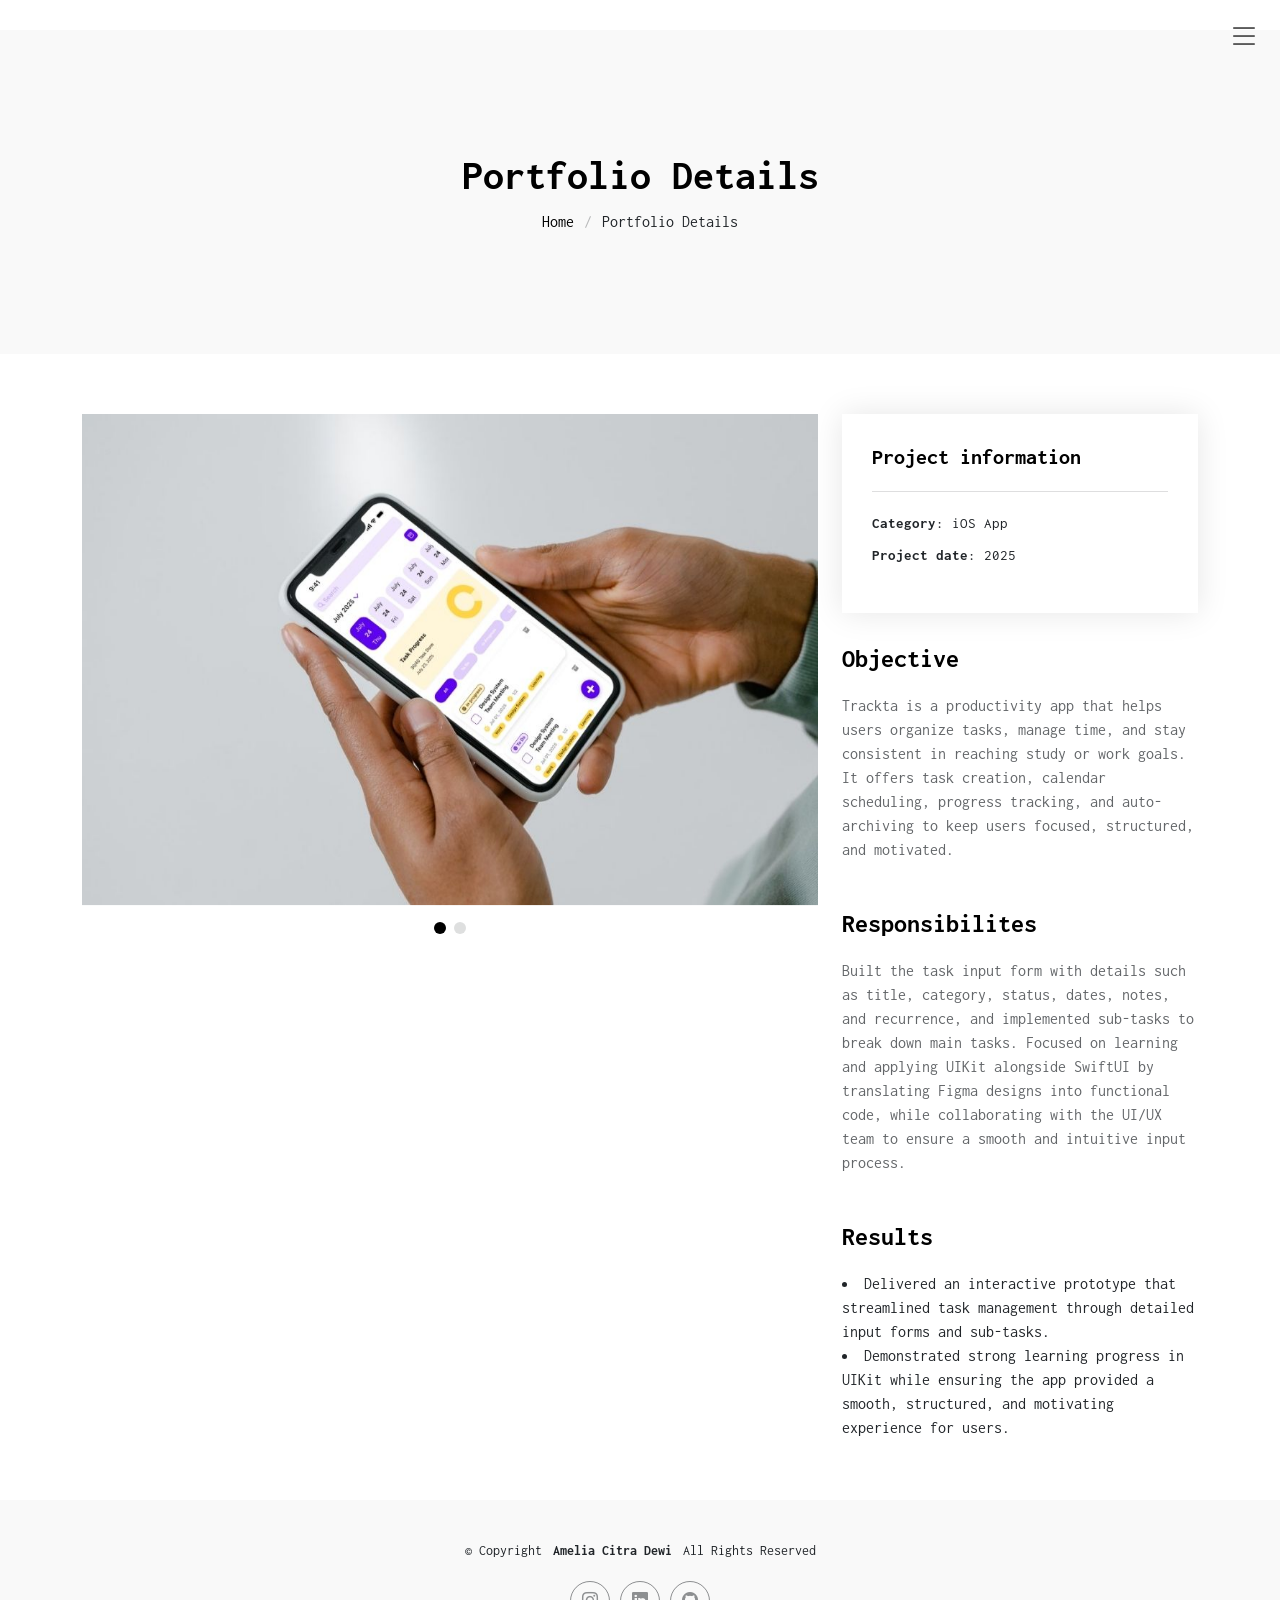
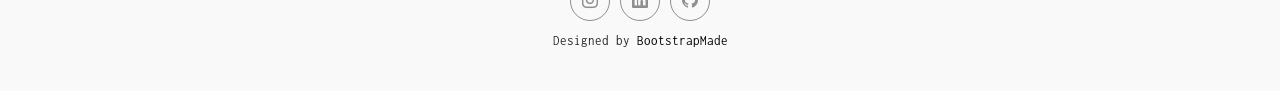
<file: portfolio-details4.html>
<!DOCTYPE html>
<html lang="en">

<head>
  <meta charset="utf-8">
  <meta content="width=device-width, initial-scale=1.0" name="viewport">
  <title>Portfolio Details</title>
  <meta name="description" content="">
  <meta name="keywords" content="">

  <!-- Favicons -->
  <link href="assets/img/favicon.png" rel="icon">
  <link href="assets/img/apple-touch-icon.png" rel="apple-touch-icon">

  <!-- Fonts -->
  <link href="https://fonts.googleapis.com" rel="preconnect">
  <link href="https://fonts.gstatic.com" rel="preconnect" crossorigin>
  <link href="https://fonts.googleapis.com/css2?family=Inconsolata:wght@200;300;400;500;600;700;800;900&display=swap" rel="stylesheet">

  <!-- Vendor CSS Files -->
  <link href="assets/vendor/bootstrap/css/bootstrap.min.css" rel="stylesheet">
  <link href="assets/vendor/bootstrap-icons/bootstrap-icons.css" rel="stylesheet">
  <link href="assets/vendor/aos/aos.css" rel="stylesheet">
  <link href="assets/vendor/glightbox/css/glightbox.min.css" rel="stylesheet">
  <link href="assets/vendor/swiper/swiper-bundle.min.css" rel="stylesheet">

  <!-- Main CSS File -->
  <link href="assets/css/main.css" rel="stylesheet">

  <!-- =======================================================
  * Template Name: MyPortfolio
  * Template URL: https://bootstrapmade.com/myportfolio-bootstrap-portfolio-website-template/
  * Updated: Aug 08 2024 with Bootstrap v5.3.3
  * Author: BootstrapMade.com
  * License: https://bootstrapmade.com/license/
  ======================================================== -->
</head>

<body class="portfolio-details-page">

  <header id="header" class="header d-flex align-items-center sticky-top">
    <div class="container-fluid  position-relative d-flex align-items-center justify-content-between">

      <a href="index.html" class="logo d-flex align-items-center">
        <!-- Uncomment the line below if you also wish to use an image logo -->
        <!-- <img src="assets/img/logo.png" alt=""> -->
        <h1 class="sitename"></h1>
      </a>

      <nav id="navmenu" class="navmenu">
        <ul>
          <li><a href="index.html">Home</a></li>
          <li><a href="about.html">About</a></li>
          <!-- <li><a href="services.html">Services</a></li> -->
          <li><a href="portfolio.html">Portfolio</a></li>
          <!-- <li class="dropdown"><a href="#"><span>Dropdown</span> <i class="bi bi-chevron-down toggle-dropdown"></i></a>
            <ul>
              <li><a href="#">Dropdown 1</a></li>
              <li class="dropdown"><a href="#"><span>Deep Dropdown</span> <i class="bi bi-chevron-down toggle-dropdown"></i></a>
                <ul>
                  <li><a href="#">Deep Dropdown 1</a></li>
                  <li><a href="#">Deep Dropdown 2</a></li>
                  <li><a href="#">Deep Dropdown 3</a></li>
                  <li><a href="#">Deep Dropdown 4</a></li>
                  <li><a href="#">Deep Dropdown 5</a></li>
                </ul>
              </li>
              <li><a href="#">Dropdown 2</a></li>
              <li><a href="#">Dropdown 3</a></li>
              <li><a href="#">Dropdown 4</a></li>
            </ul> -->
          </li>
          <li><a href="contact.html">Contact</a></li>
        </ul>
        <i class="mobile-nav-toggle d-xl-none bi bi-list"></i>
      </nav>

    </div>
  </header>

  <main class="main">

    <!-- Page Title -->
    <div class="page-title light-background">
      <div class="container">
        <h1>Portfolio Details</h1>
        <nav class="breadcrumbs">
          <ol>
            <li><a href="index.html">Home</a></li>
            <li class="current">Portfolio Details</li>
          </ol>
        </nav>
      </div>
    </div><!-- End Page Title -->

    <!-- Portfolio Details Section -->
    <section id="portfolio-details" class="portfolio-details section">

      <div class="container" data-aos="fade-up" data-aos-delay="100">

        <div class="row gy-4">

          <div class="col-lg-8">
            <div class="portfolio-details-slider swiper init-swiper">

              <script type="application/json" class="swiper-config">
                {
                  "loop": true,
                  "speed": 600,
                  "autoplay": {
                    "delay": 5000
                  },
                  "slidesPerView": "auto",
                  "pagination": {
                    "el": ".swiper-pagination",
                    "type": "bullets",
                    "clickable": true
                  }
                }
              </script>

              <div class="swiper-wrapper align-items-center">

                <div class="swiper-slide">
                  <img src="assets/img/portfolio/app-4.jpg" alt="">
                </div>

                <div class="swiper-slide">
                  <img src="assets/img/portfolio/app-4a.jpg" alt="">
                </div>

                <!-- <div class="swiper-slide">
                  <img src="assets/img/portfolio/app-1b.jpg" alt="">
                </div> -->

              </div>
              <div class="swiper-pagination"></div>
            </div>
          </div>

          <div class="col-lg-4">
            <div class="portfolio-info" data-aos="fade-up" data-aos-delay="200">
              <h3>Project information</h3>
              <ul>
                <li><strong>Category</strong>: iOS App</li>
                <!-- <li><strong>Client</strong>: ASU Company</li> -->
                <li><strong>Project date</strong>: 2025</li>
                <!-- <li><strong>Project URL</strong>: <a href="https://ameliacitradewi.com/deeptalk-app/">Link</a></li> -->
              </ul>
            </div>
            <div class="portfolio-description" data-aos="fade-up" data-aos-delay="300">
              <h2>Objective</h2>
              <p>
                Trackta is a productivity app that helps users organize tasks, manage time, and stay consistent in reaching study or work goals. It offers task creation, calendar scheduling, progress tracking, and auto-archiving to keep users focused, structured, and motivated.
              </p>
            </div>
            <div class="portfolio-description" data-aos="fade-up" data-aos-delay="300">
              <h2>Responsibilites</h2>
              <p>
                Built the task input form with details such as title, category, status, dates, notes, and recurrence, and implemented sub-tasks to break down main tasks. Focused on learning and applying UIKit alongside SwiftUI by translating Figma designs into functional code, while collaborating with the UI/UX team to ensure a smooth and intuitive input process.
              </p>
            </div>
            <div class="portfolio-description" data-aos="fade-up" data-aos-delay="300">
              <h2>Results</h2>
              <li>Delivered an interactive prototype that streamlined task management through detailed input forms and sub-tasks.</li>
              <li>Demonstrated strong learning progress in UIKit while ensuring the app provided a smooth, structured, and motivating experience for users.</li>
            </div>
          </div>

        </div>

      </div>

    </section><!-- /Portfolio Details Section -->

  </main>

  <footer id="footer" class="footer light-background">

    <div class="container">
      <div class="copyright text-center ">
        <p>© <span>Copyright</span> <strong class="px-1 sitename">Amelia Citra Dewi</strong> <span>All Rights Reserved</span></p>
      </div>
      <div class="social-links d-flex justify-content-center">
        <!-- <a href=""><i class="bi bi-twitter-x"></i></a>
        <a href=""><i class="bi bi-facebook"></i></a> -->
        <a href="https://www.instagram.com/amelia.citra"><i class="bi bi-instagram"></i></a>
        <a href="https://www.linkedin.com/in/ameliacitradewi/"><i class="bi bi-linkedin"></i></a>
        <a href="https://github.com/ameliacitradewi"><i class="bi bi-github"></i></a>
      </div>
      <div class="credits">
        <!-- All the links in the footer should remain intact. -->
        <!-- You can delete the links only if you've purchased the pro version. -->
        <!-- Licensing information: https://bootstrapmade.com/license/ -->
        <!-- Purchase the pro version with working PHP/AJAX contact form: [buy-url] -->
        Designed by <a href="https://bootstrapmade.com/">BootstrapMade</a>
      </div>
    </div>

  </footer>

  <!-- Scroll Top -->
  <a href="#" id="scroll-top" class="scroll-top d-flex align-items-center justify-content-center"><i class="bi bi-arrow-up-short"></i></a>

  <!-- Preloader -->
  <div id="preloader"></div>

  <!-- Vendor JS Files -->
  <script src="assets/vendor/bootstrap/js/bootstrap.bundle.min.js"></script>
  <!-- <script src="assets/vendor/php-email-form/validate.js"></script> -->
  <script src="assets/vendor/aos/aos.js"></script>
  <script src="assets/vendor/glightbox/js/glightbox.min.js"></script>
  <script src="assets/vendor/imagesloaded/imagesloaded.pkgd.min.js"></script>
  <script src="assets/vendor/isotope-layout/isotope.pkgd.min.js"></script>
  <script src="assets/vendor/swiper/swiper-bundle.min.js"></script>

  <!-- Main JS File -->
  <script src="assets/js/main.js"></script>

</body>

</html>
</file>
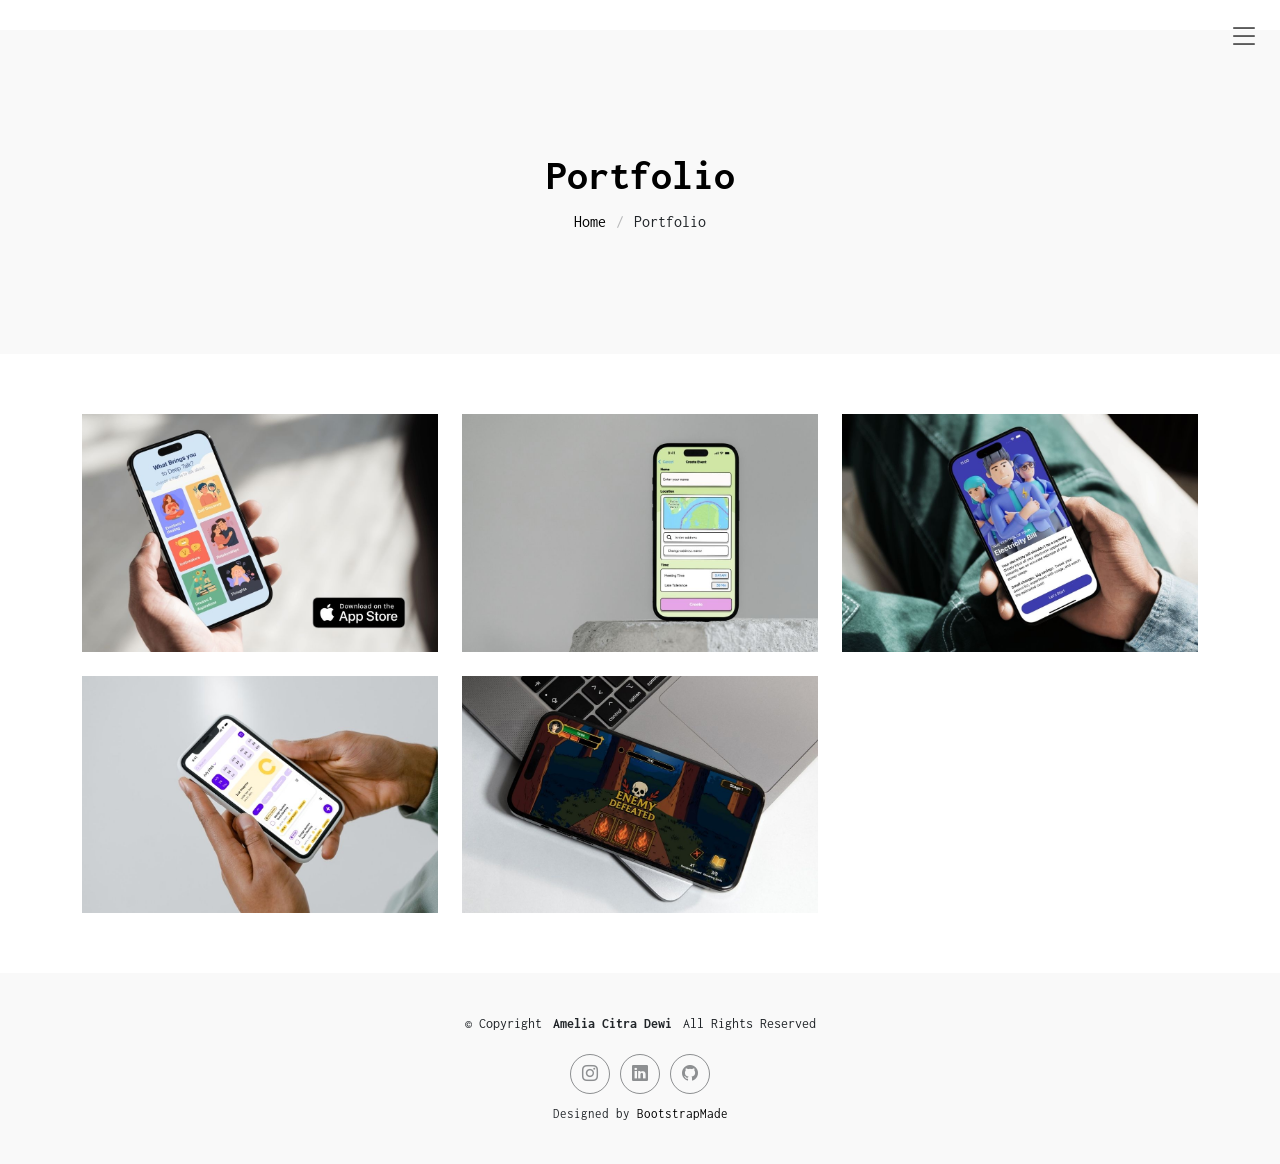
<file: portfolio.html>
<!DOCTYPE html>
<html lang="en">

<head>
  <meta charset="utf-8">
  <meta content="width=device-width, initial-scale=1.0" name="viewport">
  <title>Portfolio</title>
  <meta name="description" content="">
  <meta name="keywords" content="">

  <!-- Favicons -->
  <link href="assets/img/favicon.png" rel="icon">
  <link href="assets/img/apple-touch-icon.png" rel="apple-touch-icon">

  <!-- Fonts -->
  <link href="https://fonts.googleapis.com" rel="preconnect">
  <link href="https://fonts.gstatic.com" rel="preconnect" crossorigin>
  <link href="https://fonts.googleapis.com/css2?family=Inconsolata:wght@200;300;400;500;600;700;800;900&display=swap" rel="stylesheet">

  <!-- Vendor CSS Files -->
  <link href="assets/vendor/bootstrap/css/bootstrap.min.css" rel="stylesheet">
  <link href="assets/vendor/bootstrap-icons/bootstrap-icons.css" rel="stylesheet">
  <link href="assets/vendor/aos/aos.css" rel="stylesheet">
  <link href="assets/vendor/glightbox/css/glightbox.min.css" rel="stylesheet">
  <link href="assets/vendor/swiper/swiper-bundle.min.css" rel="stylesheet">

  <!-- Main CSS File -->
  <link href="assets/css/main.css" rel="stylesheet">

  <!-- =======================================================
  * Template Name: MyPortfolio
  * Template URL: https://bootstrapmade.com/myportfolio-bootstrap-portfolio-website-template/
  * Updated: Aug 08 2024 with Bootstrap v5.3.3
  * Author: BootstrapMade.com
  * License: https://bootstrapmade.com/license/
  ======================================================== -->
</head>

<body class="portfolio-page">

  <header id="header" class="header d-flex align-items-center sticky-top">
    <div class="container-fluid  position-relative d-flex align-items-center justify-content-between">

      <a href="index.html" class="logo d-flex align-items-center">
        <!-- Uncomment the line below if you also wish to use an image logo -->
        <!-- <img src="assets/img/logo.png" alt=""> -->
        <h1 class="sitename"></h1>
      </a>

      <nav id="navmenu" class="navmenu">
        <ul>
          <li><a href="index.html">Home</a></li>
          <li><a href="about.html">About</a></li>
          <!-- <li><a href="services.html">Services</a></li> -->
          <li><a href="portfolio.html" class="active">Portfolio</a></li>
          <!-- <li class="dropdown"><a href="#"><span>Dropdown</span> <i class="bi bi-chevron-down toggle-dropdown"></i></a>
            <ul>
              <li><a href="#">Dropdown 1</a></li>
              <li class="dropdown"><a href="#"><span>Deep Dropdown</span> <i class="bi bi-chevron-down toggle-dropdown"></i></a>
                <ul>
                  <li><a href="#">Deep Dropdown 1</a></li>
                  <li><a href="#">Deep Dropdown 2</a></li>
                  <li><a href="#">Deep Dropdown 3</a></li>
                  <li><a href="#">Deep Dropdown 4</a></li>
                  <li><a href="#">Deep Dropdown 5</a></li>
                </ul>
              </li>
              <li><a href="#">Dropdown 2</a></li>
              <li><a href="#">Dropdown 3</a></li>
              <li><a href="#">Dropdown 4</a></li>
            </ul>
          </li> -->
          <li><a href="contact.html">Contact</a></li>
        </ul>
        <i class="mobile-nav-toggle d-xl-none bi bi-list"></i>
      </nav>

    </div>
  </header>

  <main class="main">

    <!-- Page Title -->
    <div class="page-title light-background">
      <div class="container">
        <h1>Portfolio</h1>
        <nav class="breadcrumbs">
          <ol>
            <li><a href="index.html">Home</a></li>
            <li class="current">Portfolio</li>
          </ol>
        </nav>
      </div>
    </div><!-- End Page Title -->

    <!-- Portfolio Section -->
    <section id="portfolio" class="portfolio section">

      <div class="container">

        <div class="isotope-layout" data-default-filter="*" data-layout="masonry" data-sort="original-order">

          <div class="row align-items-center">
            <div class="col-lg-7 portfolio-info">
              <!-- <h3>Hey, I'm Amelia!</h3>
              <p>Welcome to my portfolio! Here you can find a selection of my work and projects.</p> -->
            </div>
            <div class="col-lg-5 text-center text-lg-end">
              <!-- <ul class="portfolio-filters isotope-filters" data-aos="fade-up" data-aos-delay="100">
                <li data-filter="*" class="filter-active">All</li>
                <li data-filter=".filter-app">App</li>
                <li data-filter=".filter-product">Product</li>
                <li data-filter=".filter-branding">Branding</li>
                <li data-filter=".filter-books">Books</li>
              </ul>End Portfolio Filters -->
            </div>
          </div>

          <div class="row gy-4 isotope-container" data-aos="fade-up" data-aos-delay="200" style="position: relative; height: 1344px;">

            <div class="col-lg-4 col-md-6 portfolio-item isotope-item filter-app" style="position: absolute; left: 0px; top: 0px;">
              <div class="portfolio-content h-100">
                <img src="assets/img/portfolio/app-1.jpg" class="img-fluid" alt="">
                <div class="portfolio-info">
                  <h4>Deep Talk: Connect Deeper</h4>
                  <p>Deep Talk is a reflective card app created to spark meaningful conversations and build deeper human connections. Inspired by a warm evening where strangers bonded over a simple card-question game, this app’s purpose is to help people slow down, listen, and connect on a deeper level.</p>
                  <div>
                    <a href="assets/img/portfolio/app-1.jpg" title="Deep Talk: Connect Deeper" data-gallery="portfolio-gallery-app" class="glightbox preview-link"><i class="bi bi-zoom-in"></i></a>
                    <a href="deeptalk.html" title="More Details" class="details-link"><i class="bi bi-link-45deg"></i></a>
                  </div>
                </div>
              </div>
            </div><!-- End Portfolio Item -->

            <div class="col-lg-4 col-md-6 portfolio-item isotope-item filter-product" style="position: absolute; left: 440px; top: 0px;">
              <div class="portfolio-content h-100">
                <img src="assets/img/portfolio/app-2.jpg" class="img-fluid" alt="">
                <div class="portfolio-info">
                  <h4>TickaGo</h4>
                  <p>TickaGo is a social utility app designed to help groups arrive on time by tracking members’ attendance to shared events. The app allows users to create or join rooms, set event details, and track members’ arrival status in real time.</p>
                  <div>
                    <a href="assets/img/portfolio/app-2.jpg" title="TickaGo" data-gallery="portfolio-gallery-app" class="glightbox preview-link"><i class="bi bi-zoom-in"></i></a>
                    <a href="tickago.html" title="More Details" class="details-link"><i class="bi bi-link-45deg"></i></a>
                  </div>
                </div>
              </div>
            </div><!-- End Portfolio Item -->

            <div class="col-lg-4 col-md-6 portfolio-item isotope-item filter-branding" style="position: absolute; left: 880px; top: 0px;">
              <div class="portfolio-content h-100">
                <img src="assets/img/portfolio/app-3.jpg" class="img-fluid" alt="">
                <div class="portfolio-info">
                  <h4>LiStrict</h4>
                  <p>LiStrict is an app that helps residents of Rusun BPJS Kabil (TB-2) estimate monthly electricity bills in real time. By inputting appliances, usage duration, and frequency, users can instantly calculate costs, making it easier to track, manage, and save on electricity consumption.</p>
                  <div>
                    <a href="assets/img/portfolio/app-3.jpg" title="LiStrict" data-gallery="portfolio-gallery-app" class="glightbox preview-link"><i class="bi bi-zoom-in"></i></a>
                    <a href="listrict.html" title="More Details" class="details-link"><i class="bi bi-link-45deg"></i></a>
                  </div>
                </div>
              </div>
            </div><!-- End Portfolio Item -->

            <div class="col-lg-4 col-md-6 portfolio-item isotope-item filter-books" style="position: absolute; left: 0px; top: 336px;">
              <div class="portfolio-content h-100">
                <img src="assets/img/portfolio/app-4.jpg" class="img-fluid" alt="">
                <div class="portfolio-info">
                  <h4>Trackta</h4>
                  <p>Trackta is a productivity application designed to help users organize their daily tasks, manage time effectively, and maintain consistency in achieving learning or work goals.</p>
                  <div>
                    <a href="assets/img/portfolio/app-4.jpg" title="Trackta" data-gallery="portfolio-gallery-book" class="glightbox preview-link"><i class="bi bi-zoom-in"></i></a>
                    <a href="trackta.html" title="More Details" class="details-link"><i class="bi bi-link-45deg"></i></a>
                  </div>
                </div>
              </div>
            </div><!-- End Portfolio Item -->

            <div class="col-lg-4 col-md-6 portfolio-item isotope-item filter-app" style="position: absolute; left: 440px; top: 336px;">
              <div class="portfolio-content h-100">
                <div class="portfolio-content h-100">
                <img src="assets/img/portfolio/app-5.jpg" class="img-fluid" alt="">
                <div class="portfolio-info">
                  <h4>Chain of Spells</h4>
                  <p>A game focuses on the narrative of an apprentice mage struggling to reach master level, defeat an evil wizard, and reclaim the magical tower's legacy.</p>
                  <div>
                    <a href="assets/img/portfolio/app-5.jpg" title="Chain of Spells" data-gallery="portfolio-gallery-book" class="glightbox preview-link"><i class="bi bi-zoom-in"></i></a>
                    <a href="chainofspells.html" title="More Details" class="details-link"><i class="bi bi-link-45deg"></i></a>
                  </div>
                </div>
              </div>
            </div><!-- End Portfolio Item -->

          </div><!-- End Portfolio Container -->
        </div>

      </div>

    </section><!-- /Portfolio Section -->

  </main>

  <footer id="footer" class="footer light-background">

    <div class="container">
      <div class="copyright text-center ">
        <p>© <span>Copyright</span> <strong class="px-1 sitename">Amelia Citra Dewi</strong> <span>All Rights Reserved</span></p>
      </div>
      <div class="social-links d-flex justify-content-center">
        <!-- <a href=""><i class="bi bi-twitter-x"></i></a>
        <a href=""><i class="bi bi-facebook"></i></a> -->
        <a href="https://www.instagram.com/amelia.citra"><i class="bi bi-instagram"></i></a>
        <a href="https://www.linkedin.com/in/ameliacitradewi/"><i class="bi bi-linkedin"></i></a>
        <a href="https://github.com/ameliacitradewi"><i class="bi bi-github"></i></a>
      </div>
      <div class="credits">
        <!-- All the links in the footer should remain intact. -->
        <!-- You can delete the links only if you've purchased the pro version. -->
        <!-- Licensing information: https://bootstrapmade.com/license/ -->
        <!-- Purchase the pro version with working PHP/AJAX contact form: [buy-url] -->
        Designed by <a href="https://bootstrapmade.com/">BootstrapMade</a>
      </div>
    </div>

  </footer>

  <!-- Scroll Top -->
  <a href="#" id="scroll-top" class="scroll-top d-flex align-items-center justify-content-center"><i class="bi bi-arrow-up-short"></i></a>

  <!-- Preloader -->
  <div id="preloader"></div>

  <!-- Vendor JS Files -->
  <script src="assets/vendor/bootstrap/js/bootstrap.bundle.min.js"></script>
  <!-- <script src="assets/vendor/php-email-form/validate.js"></script> -->
  <script src="assets/vendor/aos/aos.js"></script>
  <script src="assets/vendor/glightbox/js/glightbox.min.js"></script>
  <script src="assets/vendor/imagesloaded/imagesloaded.pkgd.min.js"></script>
  <script src="assets/vendor/isotope-layout/isotope.pkgd.min.js"></script>
  <script src="assets/vendor/swiper/swiper-bundle.min.js"></script>

  <!-- Main JS File -->
  <script src="assets/js/main.js"></script>

</body>

</html>
</file>
<file: assets/css/main.css>
/**
* Template Name: MyPortfolio
* Template URL: https://bootstrapmade.com/myportfolio-bootstrap-portfolio-website-template/
* Updated: Aug 08 2024 with Bootstrap v5.3.3
* Author: BootstrapMade.com
* License: https://bootstrapmade.com/license/
*/

/*--------------------------------------------------------------
# Font & Color Variables
# Help: https://bootstrapmade.com/color-system/
--------------------------------------------------------------*/
/* Fonts */
:root {
  --default-font: "Inconsolata",  system-ui, -apple-system, "Segoe UI", Roboto, "Helvetica Neue", Arial, "Noto Sans", "Liberation Sans", sans-serif, "Apple Color Emoji", "Segoe UI Emoji", "Segoe UI Symbol", "Noto Color Emoji";
  --heading-font: "Inconsolata",  sans-serif;
  --nav-font: "Inconsolata",  sans-serif;
}

/* Global Colors - The following color variables are used throughout the website. Updating them here will change the color scheme of the entire website */
:root { 
  --background-color: #ffffff; /* Background color for the entire website, including individual sections */
  --default-color: #212529; /* Default color used for the majority of the text content across the entire website */
  --heading-color: #000000; /* Color for headings, subheadings and title throughout the website */
  --accent-color: #000000; /* Accent color that represents your brand on the website. It's used for buttons, links, and other elements that need to stand out */
  --surface-color: #ffffff; /* The surface color is used as a background of boxed elements within sections, such as cards, icon boxes, or other elements that require a visual separation from the global background. */
  --contrast-color: #ffffff; /* Contrast color for text, ensuring readability against backgrounds of accent, heading, or default colors. */
}

/* Nav Menu Colors - The following color variables are used specifically for the navigation menu. They are separate from the global colors to allow for more customization options */
:root {
  --nav-color: #5b5b5b;  /* The default color of the main navmenu links */
  --nav-hover-color: #000000; /* Applied to main navmenu links when they are hovered over or active */
  --nav-mobile-background-color: #f5f5f5; /* Used as the background color for mobile navigation menu */
  --nav-dropdown-background-color: #ffffff; /* Used as the background color for dropdown items that appear when hovering over primary navigation items */
  --nav-dropdown-color: #5b5b5b; /* Used for navigation links of the dropdown items in the navigation menu. */
  --nav-dropdown-hover-color: #000000; /* Similar to --nav-hover-color, this color is applied to dropdown navigation links when they are hovered over. */
}

/* Color Presets - These classes override global colors when applied to any section or element, providing reuse of the sam color scheme. */

.light-background {
  --background-color: #f9f9f9;
  --surface-color: #ffffff;
}

.dark-background {
  --background-color: #060606;
  --default-color: #ffffff;
  --heading-color: #ffffff;
  --surface-color: #252525;
  --contrast-color: #ffffff;
}

/* Smooth scroll */
:root {
  scroll-behavior: smooth;
}

/*--------------------------------------------------------------
# General Styling & Shared Classes
--------------------------------------------------------------*/
body {
  color: var(--default-color);
  background-color: var(--background-color);
  font-family: var(--default-font);
}

a {
  color: var(--accent-color);
  text-decoration: none;
  transition: 0.3s;
}

a:hover {
  color: color-mix(in srgb, var(--accent-color), transparent 25%);
  text-decoration: none;
}

h1,
h2,
h3,
h4,
h5,
h6 {
  color: var(--heading-color);
  font-family: var(--heading-font);
}

/* PHP Email Form Messages
------------------------------*/
.php-email-form .error-message {
  display: none;
  background: #df1529;
  color: #ffffff;
  text-align: left;
  padding: 15px;
  margin-bottom: 24px;
  font-weight: 600;
}

.php-email-form .sent-message {
  display: none;
  color: #ffffff;
  background: #059652;
  text-align: center;
  padding: 15px;
  margin-bottom: 24px;
  font-weight: 600;
}

.php-email-form .loading {
  display: none;
  background: var(--surface-color);
  text-align: center;
  padding: 15px;
  margin-bottom: 24px;
}

.php-email-form .loading:before {
  content: "";
  display: inline-block;
  border-radius: 50%;
  width: 24px;
  height: 24px;
  margin: 0 10px -6px 0;
  border: 3px solid var(--accent-color);
  border-top-color: var(--surface-color);
  animation: php-email-form-loading 1s linear infinite;
}

@keyframes php-email-form-loading {
  0% {
    transform: rotate(0deg);
  }

  100% {
    transform: rotate(360deg);
  }
}

/*--------------------------------------------------------------
# Global Header
--------------------------------------------------------------*/
.header {
  color: var(--default-color);
  background-color: var(--background-color);
  padding: 15px 0;
  transition: all 0.5s;
  z-index: 997;
}

.header .logo {
  line-height: 1;
}

.header .logo img {
  max-height: 32px;
  margin-right: 8px;
}

.header .logo h1 {
  font-size: 30px;
  margin: 0;
  font-weight: 700;
  color: var(--heading-color);
}

/*--------------------------------------------------------------
# Navigation Menu
--------------------------------------------------------------*/
/* Navmenu */
.mobile-nav-toggle {
  color: var(--nav-color);
  position: fixed;
  top: 20px;
  right: 20px;
  font-size: 32px;
  line-height: 0;
  cursor: pointer;
  display: block !important;
  z-index: 998;
  transition: 0.3s;
}

.mobile-nav-toggle:hover {
  color: var(--nav-hover-color);
}

.navmenu {
  position: fixed;
  top: 0;
  bottom: 0;
  right: -300px;
  z-index: 997;
  transition: 0.3s;
  width: 300px;
  overflow: hidden;
}

.navmenu ul {
  display: block;
  list-style: none;
  padding: 10px 0;
  margin: 0;
  overflow-y: auto;
  transition: 0.3s;
  z-index: 998;
}

.navmenu a,
.navmenu a:focus {
  color: var(--nav-dropdown-color);
  padding: 10px 20px;
  font-family: var(--nav-font);
  font-size: 17px;
  font-weight: 500;
  display: flex;
  align-items: center;
  justify-content: space-between;
  white-space: nowrap;
  transition: 0.3s;
}

.navmenu a i,
.navmenu a:focus i {
  font-size: 12px;
  line-height: 0;
  margin-left: 5px;
  width: 30px;
  height: 30px;
  display: flex;
  align-items: center;
  justify-content: center;
  border-radius: 50%;
  transition: 0.3s;
  background-color: color-mix(in srgb, var(--accent-color), transparent 90%);
}

.navmenu a i:hover,
.navmenu a:focus i:hover {
  background-color: var(--accent-color);
  color: var(--contrast-color);
}

.navmenu a:hover,
.navmenu .active,
.navmenu .active:focus {
  color: var(--nav-dropdown-hover-color);
}

.navmenu .active i,
.navmenu .active:focus i {
  background-color: var(--accent-color);
  color: var(--contrast-color);
  transform: rotate(180deg);
}

.navmenu .dropdown ul {
  position: static;
  display: none;
  z-index: 99;
  padding: 10px 0;
  margin: 10px 20px;
  box-shadow: none;
  transition: all 0.5s ease-in-out;
}

.navmenu .dropdown>.dropdown-active {
  display: block;
  background-color: var(--nav-dropdown-background-color);
  border: 1px solid color-mix(in srgb, var(--nav-dropdown-color), transparent 90%);
}

.mobile-nav-active {
  overflow: hidden;
}

.mobile-nav-active .mobile-nav-toggle {
  right: 310px;
  background-color: var(--surface-color);
  border-radius: 50%;
  border: 1px solid color-mix(in srgb, var(--default-color), transparent 80%);
}

.mobile-nav-active .navmenu {
  position: fixed;
  overflow: hidden;
  top: 0;
  bottom: 0;
  right: 0;
  background-color: var(--nav-mobile-background-color);
  transition: 0.3s;
}

/*--------------------------------------------------------------
# Global Footer
--------------------------------------------------------------*/
.footer {
  color: var(--default-color);
  background-color: var(--background-color);
  font-size: 14px;
  padding: 40px 0;
  position: relative;
}

.footer .copyright p {
  margin-bottom: 0;
}

.footer .social-links {
  margin-top: 20px;
}

.footer .social-links a {
  display: flex;
  align-items: center;
  justify-content: center;
  width: 40px;
  height: 40px;
  border-radius: 50%;
  border: 1px solid color-mix(in srgb, var(--default-color), transparent 50%);
  font-size: 16px;
  color: color-mix(in srgb, var(--default-color), transparent 50%);
  margin: 0 5px;
  transition: 0.3s;
}

.footer .social-links a:hover {
  color: var(--accent-color);
  border-color: var(--accent-color);
}

.footer .credits {
  margin-top: 10px;
  font-size: 13px;
  text-align: center;
}

/*--------------------------------------------------------------
# Preloader
--------------------------------------------------------------*/
#preloader {
  position: fixed;
  inset: 0;
  z-index: 9999;
  overflow: hidden;
  background-color: var(--background-color);
  transition: all 0.6s ease-out;
}

#preloader:before {
  content: "";
  position: fixed;
  top: calc(50% - 30px);
  left: calc(50% - 30px);
  border: 6px solid var(--accent-color);
  border-top-color: color-mix(in srgb, var(--accent-color), transparent 90%);
  border-radius: 50%;
  width: 60px;
  height: 60px;
  animation: animate-preloader 1s linear infinite;
}

@keyframes animate-preloader {
  0% {
    transform: rotate(0deg);
  }

  100% {
    transform: rotate(360deg);
  }
}

/*--------------------------------------------------------------
# Scroll Top Button
--------------------------------------------------------------*/
.scroll-top {
  position: fixed;
  visibility: hidden;
  opacity: 0;
  right: 15px;
  bottom: -15px;
  z-index: 99999;
  background-color: var(--accent-color);
  width: 44px;
  height: 44px;
  border-radius: 50px;
  transition: all 0.4s;
}

.scroll-top i {
  font-size: 24px;
  color: var(--contrast-color);
  line-height: 0;
}

.scroll-top:hover {
  background-color: color-mix(in srgb, var(--accent-color), transparent 20%);
  color: var(--contrast-color);
}

.scroll-top.active {
  visibility: visible;
  opacity: 1;
  bottom: 15px;
}

/*--------------------------------------------------------------
# Disable aos animation delay on mobile devices
--------------------------------------------------------------*/
@media screen and (max-width: 768px) {
  [data-aos-delay] {
    transition-delay: 0 !important;
  }
}

/*--------------------------------------------------------------
# Global Page Titles & Breadcrumbs
--------------------------------------------------------------*/
.page-title {
  color: var(--default-color);
  background-color: var(--background-color);
  padding: 120px 0;
  text-align: center;
  position: relative;
}

.page-title h1 {
  font-size: 42px;
  font-weight: 700;
  margin-bottom: 10px;
}

.page-title .breadcrumbs ol {
  display: flex;
  flex-wrap: wrap;
  list-style: none;
  justify-content: center;
  padding: 0;
  margin: 0;
  font-size: 16px;
  font-weight: 400;
}

.page-title .breadcrumbs ol li+li {
  padding-left: 10px;
}

.page-title .breadcrumbs ol li+li::before {
  content: "/";
  display: inline-block;
  padding-right: 10px;
  color: color-mix(in srgb, var(--default-color), transparent 70%);
}

/*--------------------------------------------------------------
# Global Sections
--------------------------------------------------------------*/
section,
.section {
  color: var(--default-color);
  background-color: var(--background-color);
  padding: 60px 0;
  scroll-margin-top: 90px;
  overflow: clip;
}

@media (max-width: 1199px) {

  section,
  .section {
    scroll-margin-top: 66px;
  }
}

/*--------------------------------------------------------------
# Global Section Titles
--------------------------------------------------------------*/
.section-title {
  text-align: center;
  padding-bottom: 60px;
  position: relative;
}

.section-title h2 {
  font-size: 32px;
  font-weight: 400;
  margin-bottom: 15px;
}

.section-title p {
  margin-bottom: 0;
}

/*--------------------------------------------------------------
# Portfolio Section
--------------------------------------------------------------*/
.portfolio .portfolio-info h3 {
  font-size: 24px;
  margin-bottom: 5px;
}

.portfolio .portfolio-info p {
  font-size: 15px;
}

.portfolio .portfolio-filters {
  padding: 0;
  margin: 0 auto 20px auto;
  list-style: none;
}

.portfolio .portfolio-filters li {
  cursor: pointer;
  display: inline-block;
  padding: 0;
  font-size: 16px;
  font-weight: 400;
  margin: 0 10px;
  line-height: 1;
  margin-bottom: 5px;
  transition: all 0.3s ease-in-out;
}

.portfolio .portfolio-filters li:hover,
.portfolio .portfolio-filters li.filter-active {
  border-bottom: 2px solid var(--default-color);
  padding-bottom: 3px;
}

.portfolio .portfolio-filters li:first-child {
  margin-left: 0;
}

.portfolio .portfolio-filters li:last-child {
  margin-right: 5px;
}

@media (max-width: 575px) {
  .portfolio .portfolio-filters li {
    font-size: 14px;
    margin: 0 5px;
  }
}

.portfolio .portfolio-content {
  position: relative;
  overflow: hidden;
}

.portfolio .portfolio-content img {
  transition: 0.3s;
}

.portfolio .portfolio-content .portfolio-info {
  opacity: 0;
  position: absolute;
  inset: 0;
  z-index: 3;
  transition: all ease-in-out 0.3s;
  background: rgba(0, 0, 0, 0.6);
  padding: 15px;
  display: flex;
  align-items: center;
  justify-content: center;
  flex-direction: column;
}

.portfolio .portfolio-content .portfolio-info h4 {
  font-size: 18px;
  mask-border: 0;
  font-weight: 400;
  color: #ffffff;
  display: inline-block;
}

.portfolio .portfolio-content .portfolio-info p {
  text-align: center;
  display: inline-block;
  font-size: 14px;
  font-weight: 400;
  color: rgba(255, 255, 255, 0.8);
}

.portfolio .portfolio-content .portfolio-info .preview-link,
.portfolio .portfolio-content .portfolio-info .details-link {
  font-size: 26px;
  color: #fff;
  transition: 0.3s;
  line-height: 1.2;
}

.portfolio .portfolio-content .portfolio-info .preview-link:hover,
.portfolio .portfolio-content .portfolio-info .details-link:hover {
  color: var(--accent-color);
}

.portfolio .portfolio-content .portfolio-info .details-link {
  left: 50%;
  font-size: 34px;
  line-height: 0;
}

.portfolio .portfolio-content:hover .portfolio-info {
  opacity: 1;
}

.portfolio .portfolio-content:hover img {
  transform: scale(1.1);
}

/*--------------------------------------------------------------
# Clients Section
--------------------------------------------------------------*/
.clients .swiper-slide img {
  opacity: 0.5;
  transition: 0.3s;
  filter: grayscale(100);
}

.clients .swiper-slide img:hover {
  filter: none;
  opacity: 1;
}

.clients .swiper-wrapper {
  height: auto;
}

.clients .swiper-pagination {
  margin-top: 20px;
  position: relative;
}

.clients .swiper-pagination .swiper-pagination-bullet {
  width: 12px;
  height: 12px;
  opacity: 1;
  background-color: color-mix(in srgb, var(--default-color), transparent 80%);
}

.clients .swiper-pagination .swiper-pagination-bullet-active {
  background-color: var(--accent-color);
}

/*--------------------------------------------------------------
# Services Section
--------------------------------------------------------------*/
.services .service-item {
  background-color: var(--surface-color);
  padding: 40px;
  box-shadow: 0px 0 30px rgba(0, 0, 0, 0.1);
  height: 100%;
}

.services .service-item .icon {
  width: 48px;
  height: 48px;
  position: relative;
  margin-bottom: 50px;
}

.services .service-item .icon i {
  color: color-mix(in srgb, var(--heading-color), transparent 30%);
  font-size: 56px;
  transition: ease-in-out 0.3s;
  z-index: 2;
  position: relative;
}

.services .service-item .icon:before {
  position: absolute;
  content: "";
  height: 100%;
  width: 100%;
  background: color-mix(in srgb, var(--heading-color), transparent 95%);
  border-radius: 50px;
  z-index: 1;
  top: 10px;
  right: -20px;
  transition: 0.3s;
}

.services .service-item h3 {
  color: color-mix(in srgb, var(--heading-color), transparent 20%);
  font-weight: 700;
  margin: 0 0 20px 0;
  padding-bottom: 8px;
  font-size: 22px;
  position: relative;
  display: inline-block;
  border-bottom: 4px solid color-mix(in srgb, var(--heading-color), transparent 90%);
  transition: 0.3s;
}

.services .service-item p {
  line-height: 24px;
  font-size: 14px;
  margin-bottom: 0;
}

.services .service-item .readmore {
  margin-top: 15px;
  display: inline-block;
  color: color-mix(in srgb, var(--default-color), transparent 30%);
}

.services .service-item:hover .icon i {
  color: var(--heading-color);
}

.services .service-item:hover .icon:before {
  background: color-mix(in srgb, var(--heading-color), transparent 90%);
}

.services .service-item:hover h3 {
  border-color: color-mix(in srgb, var(--accent-color), transparent 70%);
  color: var(--heading-color);
}

.services .service-item:hover .readmore {
  color: var(--accent-color);
}

/*--------------------------------------------------------------
# Testimonials Section
--------------------------------------------------------------*/
.testimonials .section-header {
  margin-bottom: 40px;
}

.testimonials .testimonials-carousel,
.testimonials .testimonials-slider {
  overflow: hidden;
}

.testimonials .testimonial-item {
  text-align: center;
}

.testimonials .testimonial-item .testimonial-img {
  width: 120px;
  border-radius: 50%;
  border: 4px solid var(--background-color);
  margin: 0 auto;
}

.testimonials .testimonial-item h3 {
  font-size: 20px;
  font-weight: bold;
  margin: 10px 0 5px 0;
}

.testimonials .testimonial-item h4 {
  font-size: 14px;
  color: color-mix(in srgb, var(--default-color), transparent 40%);
  margin: 0 0 15px 0;
}

.testimonials .testimonial-item .stars {
  margin-bottom: 15px;
}

.testimonials .testimonial-item .stars i {
  color: #ffc107;
  margin: 0 1px;
}

.testimonials .testimonial-item .quote-icon-left,
.testimonials .testimonial-item .quote-icon-right {
  color: color-mix(in srgb, var(--accent-color), transparent 50%);
  font-size: 26px;
  line-height: 0;
}

.testimonials .testimonial-item .quote-icon-left {
  display: inline-block;
  left: -5px;
  position: relative;
}

.testimonials .testimonial-item .quote-icon-right {
  display: inline-block;
  right: -5px;
  position: relative;
  top: 10px;
  transform: scale(-1, -1);
}

.testimonials .testimonial-item p {
  font-style: italic;
  margin: 0 auto 15px auto;
}

.testimonials .swiper-wrapper {
  height: auto;
}

.testimonials .swiper-pagination {
  margin-top: 20px;
  position: relative;
}

.testimonials .swiper-pagination .swiper-pagination-bullet {
  width: 12px;
  height: 12px;
  opacity: 1;
  background-color: color-mix(in srgb, var(--default-color), transparent 85%);
}

.testimonials .swiper-pagination .swiper-pagination-bullet-active {
  background-color: var(--accent-color);
}

@media (min-width: 992px) {
  .testimonials .testimonial-item p {
    width: 80%;
  }
}

/*--------------------------------------------------------------
# About Section
--------------------------------------------------------------*/
.about .content h2 {
  font-weight: 700;
  font-size: 24px;
}

.about .content ul {
  list-style: none;
  padding: 0;
}

.about .content ul li {
  margin-bottom: 20px;
  display: flex;
  align-items: center;
}

.about .content ul strong {
  margin-right: 10px;
}

.about .content ul i {
  font-size: 16px;
  margin-right: 5px;
  color: var(--accent-color);
  line-height: 0;
}

/*--------------------------------------------------------------
# Resume Section
--------------------------------------------------------------*/
.resume .resume-title {
  color: var(--heading-color);
  font-size: 26px;
  font-weight: 700;
  margin-top: 20px;
  margin-bottom: 20px;
}

.resume .resume-item {
  padding: 0 0 20px 20px;
  margin-top: -2px;
  border-left: 2px solid var(--accent-color);
  position: relative;
}

.resume .resume-item h4 {
  line-height: 18px;
  font-size: 18px;
  font-weight: 600;
  text-transform: uppercase;
  color: color-mix(in srgb, var(--default-color), transparent 20%);
  margin-bottom: 10px;
}

.resume .resume-item h5 {
  font-size: 16px;
  padding: 5px 15px;
  display: inline-block;
  font-weight: 600;
  margin-bottom: 10px;
}

.resume .resume-item ul {
  padding-left: 20px;
}

.resume .resume-item ul li {
  padding-bottom: 10px;
}

.resume .resume-item:last-child {
  padding-bottom: 0;
}

.resume .resume-item::before {
  content: "";
  position: absolute;
  width: 16px;
  height: 16px;
  border-radius: 50px;
  left: -9px;
  top: 0;
  background: var(--background-color);
  border: 2px solid var(--accent-color);
}

/*--------------------------------------------------------------
# Pricing Section
--------------------------------------------------------------*/
.pricing .pricing-item {
  background-color: var(--surface-color);
  padding: 60px 40px;
  box-shadow: 0 3px 20px -2px rgba(0, 0, 0, 0.1);
  height: 100%;
  position: relative;
}

.pricing h3 {
  font-weight: 600;
  margin-bottom: 15px;
  font-size: 20px;
}

.pricing h4 {
  font-size: 48px;
  color: var(--accent-color);
  font-family: var(--heading-font);
  font-weight: 400;
}

.pricing h4 sup {
  font-size: 28px;
}

.pricing h4 span {
  color: color-mix(in srgb, var(--default-color), transparent 60%);
  font-size: 18px;
}

.pricing ul {
  padding: 20px 0;
  list-style: none;
  color: color-mix(in srgb, var(--default-color), transparent 30%);
  text-align: left;
  line-height: 20px;
}

.pricing ul li {
  padding: 10px 0;
  display: flex;
  align-items: center;
}

.pricing ul i {
  color: #059652;
  font-size: 24px;
  padding-right: 3px;
}

.pricing ul .na {
  color: color-mix(in srgb, var(--default-color), transparent 60%);
}

.pricing ul .na i {
  color: color-mix(in srgb, var(--default-color), transparent 60%);
}

.pricing ul .na span {
  text-decoration: line-through;
}

.pricing .buy-btn {
  color: color-mix(in srgb, var(--default-color), transparent 40%);
  background-color: var(--background-color);
  display: inline-block;
  padding: 8px 35px 10px 35px;
  border-radius: 4px;
  border: 1px solid color-mix(in srgb, var(--default-color), transparent 60%);
  transition: none;
  font-size: 16px;
  font-weight: 500;
  font-family: var(--heading-font);
  transition: 0.3s;
}

.pricing .buy-btn:hover {
  background: var(--accent-color);
  border-color: var(--accent-color);
  color: var(--contrast-color);
}

.pricing .featured {
  z-index: 10;
}

.pricing .featured .pricing-item {
  background: var(--accent-color);
}

@media (min-width: 992px) {
  .pricing .featured .pricing-item {
    transform: scale(1.02, 1.1);
  }
}

.pricing .featured h3,
.pricing .featured h4,
.pricing .featured h4 span,
.pricing .featured ul,
.pricing .featured ul .na,
.pricing .featured ul i,
.pricing .featured ul .na i {
  color: var(--contrast-color);
}

.pricing .featured .buy-btn {
  background: var(--accent-color);
  color: var(--contrast-color);
  border-color: var(--contrast-color);
}

.pricing .featured .buy-btn:hover {
  background: color-mix(in srgb, var(--background-color), transparent 92%);
}

/*--------------------------------------------------------------
# Alt Pricing Section
--------------------------------------------------------------*/
.alt-pricing .pricing-item {
  border-bottom: 1px dashed color-mix(in srgb, var(--default-color), transparent 60%);
  width: 100%;
  height: 100%;
  padding: 0 0 15px 0;
}

.alt-pricing .pricing-item h3 {
  margin: 0;
  font-size: 20px;
  font-weight: 600;
}

.alt-pricing .pricing-item h4 {
  margin: 0;
  font-size: 18px;
  color: var(--accent-color);
}

/*--------------------------------------------------------------
# Portfolio Details Section
--------------------------------------------------------------*/
.portfolio-details .portfolio-details-slider img {
  width: 100%;
}

.portfolio-details .portfolio-details-slider .swiper-pagination {
  margin-top: 20px;
  position: relative;
}

.portfolio-details .portfolio-details-slider .swiper-pagination .swiper-pagination-bullet {
  width: 12px;
  height: 12px;
  background-color: color-mix(in srgb, var(--default-color), transparent 85%);
  opacity: 1;
}

.portfolio-details .portfolio-details-slider .swiper-pagination .swiper-pagination-bullet-active {
  background-color: var(--accent-color);
}

.portfolio-details .portfolio-info {
  background-color: var(--surface-color);
  padding: 30px;
  box-shadow: 0px 0 30px rgba(0, 0, 0, 0.1);
}

.portfolio-details .portfolio-info h3 {
  font-size: 22px;
  font-weight: 700;
  margin-bottom: 20px;
  padding-bottom: 20px;
  border-bottom: 1px solid color-mix(in srgb, var(--default-color), transparent 85%);
}

.portfolio-details .portfolio-info ul {
  list-style: none;
  padding: 0;
  font-size: 15px;
}

.portfolio-details .portfolio-info ul li+li {
  margin-top: 10px;
}

.portfolio-details .portfolio-description {
  padding-top: 30px;
}

.portfolio-details .portfolio-description h2 {
  font-size: 26px;
  font-weight: 700;
  margin-bottom: 20px;
}

.portfolio-details .portfolio-description p {
  padding: 0;
  color: color-mix(in srgb, var(--default-color), transparent 30%);
}

/*--------------------------------------------------------------
# Service Details Section
--------------------------------------------------------------*/
.service-details .services-list {
  background-color: var(--surface-color);
  padding: 10px 30px;
  border: 1px solid color-mix(in srgb, var(--default-color), transparent 90%);
  margin-bottom: 20px;
}

.service-details .services-list a {
  display: block;
  line-height: 1;
  padding: 8px 0 8px 15px;
  border-left: 3px solid color-mix(in srgb, var(--default-color), transparent 70%);
  margin: 20px 0;
  color: color-mix(in srgb, var(--default-color), transparent 20%);
  transition: 0.3s;
}

.service-details .services-list a.active {
  color: var(--heading-color);
  font-weight: 700;
  border-color: var(--accent-color);
}

.service-details .services-list a:hover {
  border-color: var(--accent-color);
}

.service-details .services-img {
  margin-bottom: 20px;
}

.service-details h3 {
  font-size: 26px;
  font-weight: 700;
}

.service-details h4 {
  font-size: 20px;
  font-weight: 700;
}

.service-details p {
  font-size: 15px;
}

.service-details ul {
  list-style: none;
  padding: 0;
  font-size: 15px;
}

.service-details ul li {
  padding: 5px 0;
  display: flex;
  align-items: center;
}

.service-details ul i {
  font-size: 20px;
  margin-right: 8px;
  color: var(--accent-color);
}

/*--------------------------------------------------------------
# Starter Section Section
--------------------------------------------------------------*/
.starter-section {
  /* Add your styles here */
}

/*--------------------------------------------------------------
# Contact Section
--------------------------------------------------------------*/
.contact {
  background-image: url("../img/contact-bg.png");
  background-position: left center;
  background-repeat: no-repeat;
  position: relative;
}

@media (max-width: 640px) {
  .contact {
    background-position: center 50px;
    background-size: contain;
  }
}

.contact:before {
  content: "";
  background: color-mix(in srgb, var(--background-color), transparent 30%);
  position: absolute;
  bottom: 0;
  top: 0;
  left: 0;
  right: 0;
}

.contact .info-item+.info-item {
  margin-top: 40px;
}

.contact .info-item i {
  background: var(--accent-color);
  color: var(--contrast-color);
  font-size: 20px;
  width: 44px;
  height: 44px;
  display: flex;
  justify-content: center;
  align-items: center;
  border-radius: 50px;
  transition: all 0.3s ease-in-out;
  margin-right: 15px;
}

.contact .info-item h3 {
  padding: 0;
  font-size: 18px;
  font-weight: 700;
  margin-bottom: 5px;
}

.contact .info-item p {
  padding: 0;
  margin-bottom: 0;
  font-size: 14px;
}

.contact .php-email-form {
  height: 100%;
}

.contact .php-email-form input[type=text],
.contact .php-email-form input[type=email],
.contact .php-email-form textarea {
  font-size: 14px;
  padding: 10px 15px;
  box-shadow: none;
  border-radius: 0;
  color: var(--default-color);
  background-color: color-mix(in srgb, var(--background-color), transparent 50%);
  border-color: color-mix(in srgb, var(--default-color), transparent 80%);
}

.contact .php-email-form input[type=text]:focus,
.contact .php-email-form input[type=email]:focus,
.contact .php-email-form textarea:focus {
  border-color: var(--accent-color);
}

.contact .php-email-form input[type=text]::placeholder,
.contact .php-email-form input[type=email]::placeholder,
.contact .php-email-form textarea::placeholder {
  color: color-mix(in srgb, var(--default-color), transparent 70%);
}

.contact .php-email-form button[type=submit] {
  color: var(--contrast-color);
  background: var(--accent-color);
  border: 0;
  padding: 10px 30px;
  transition: 0.4s;
  border-radius: 50px;
}

.contact .php-email-form button[type=submit]:hover {
  background: color-mix(in srgb, var(--accent-color), transparent 20%);
}
</file>
